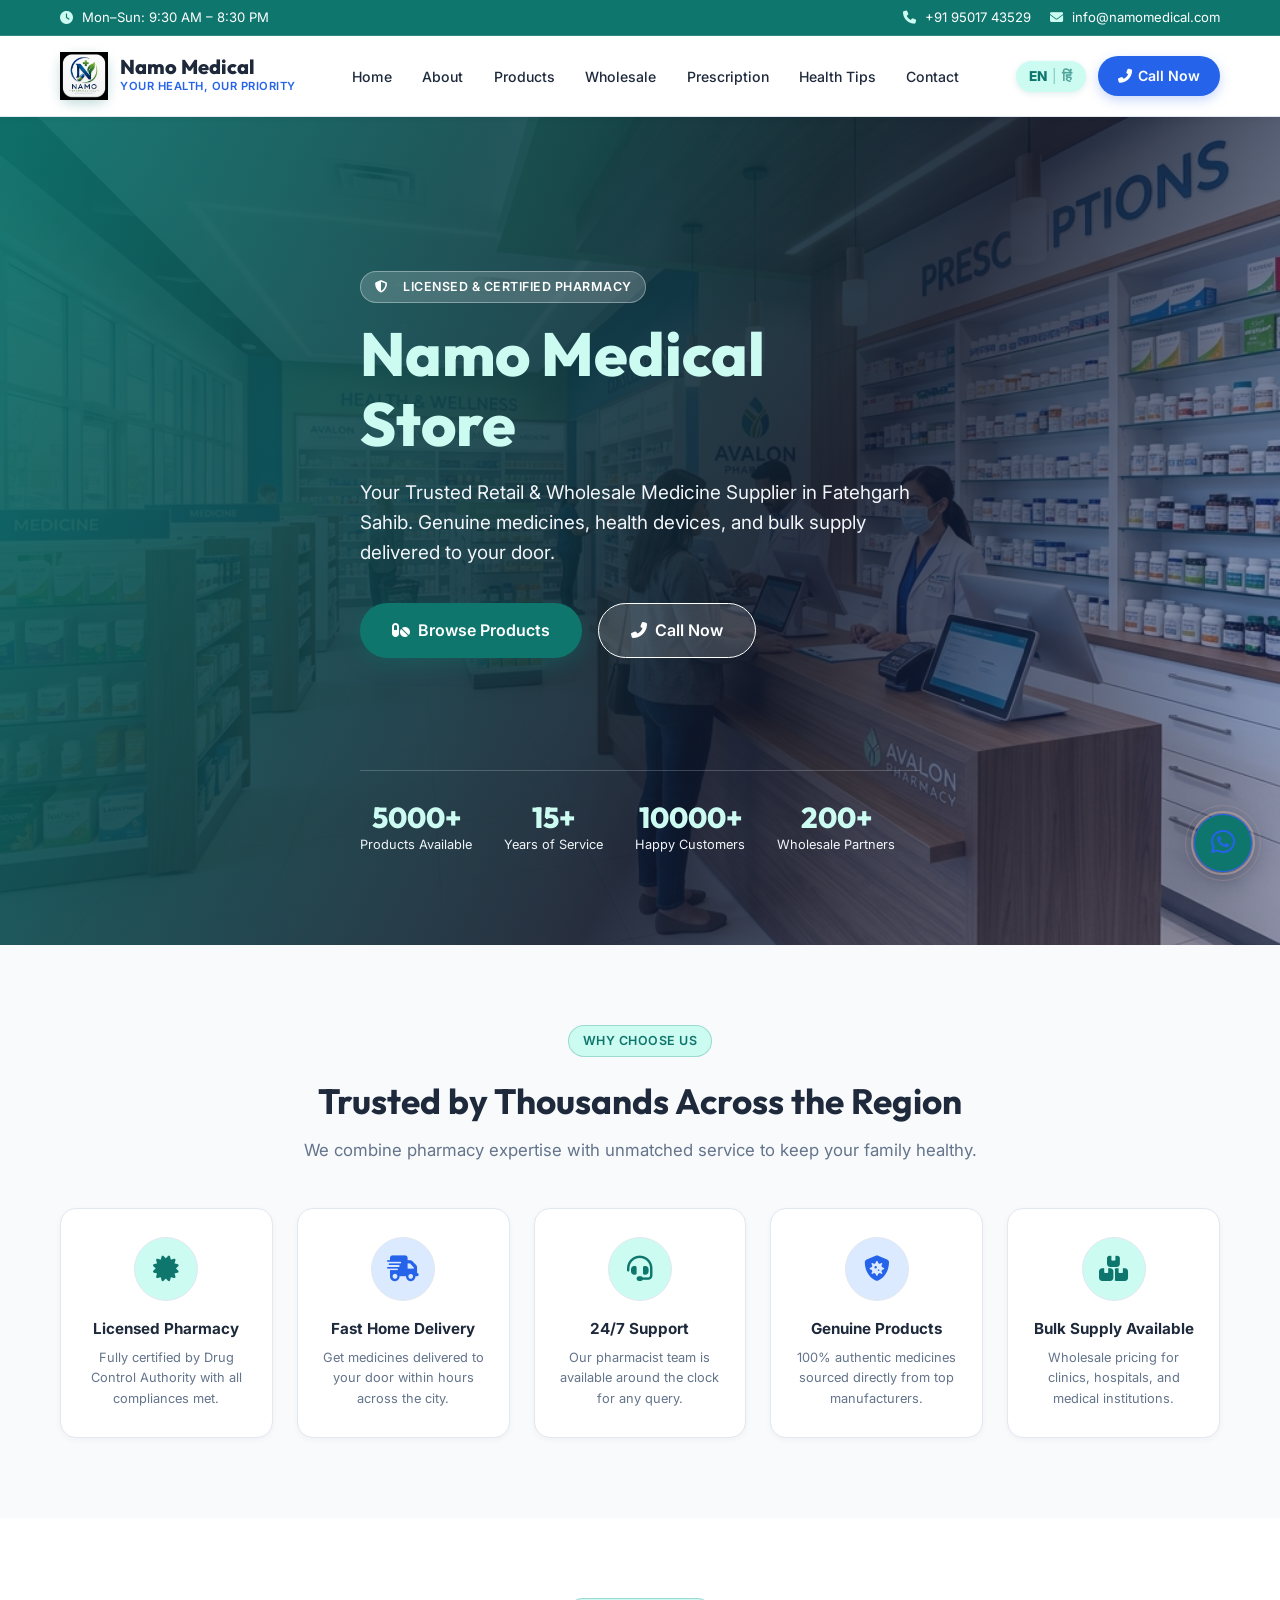
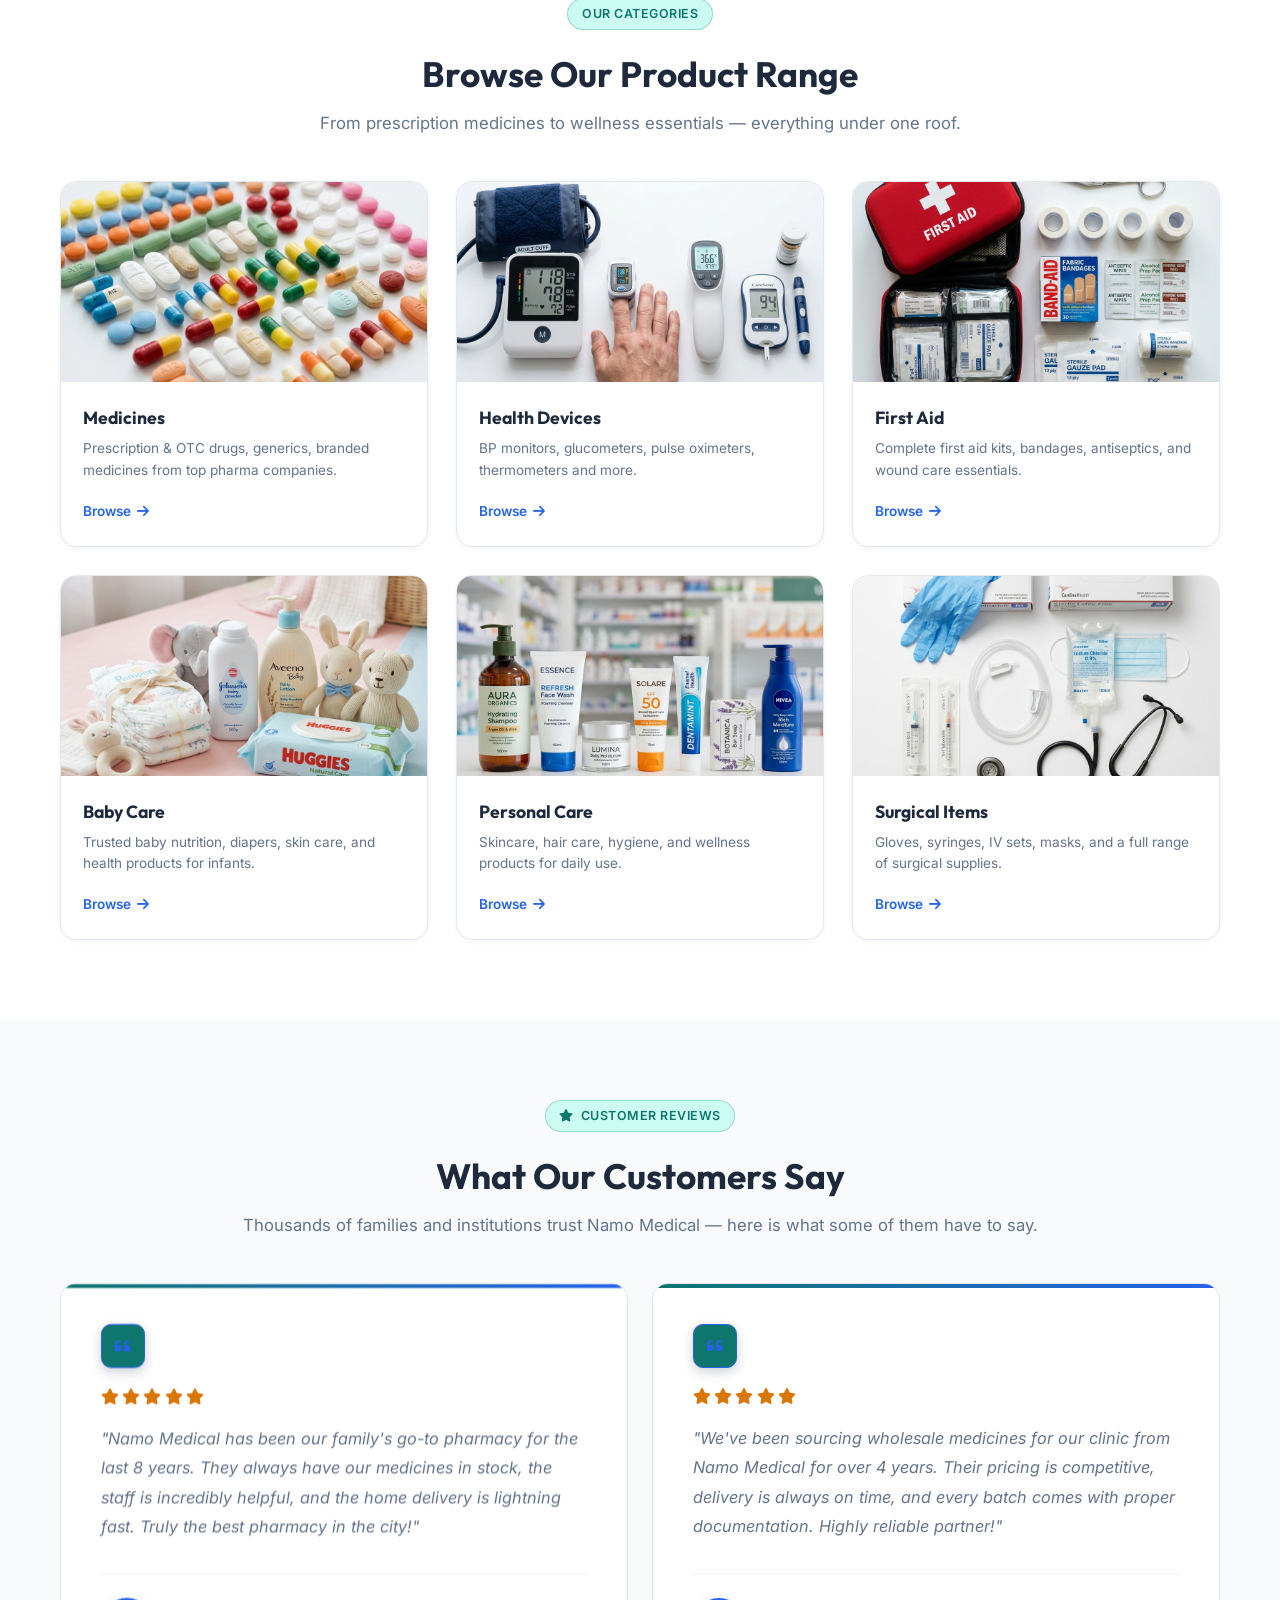
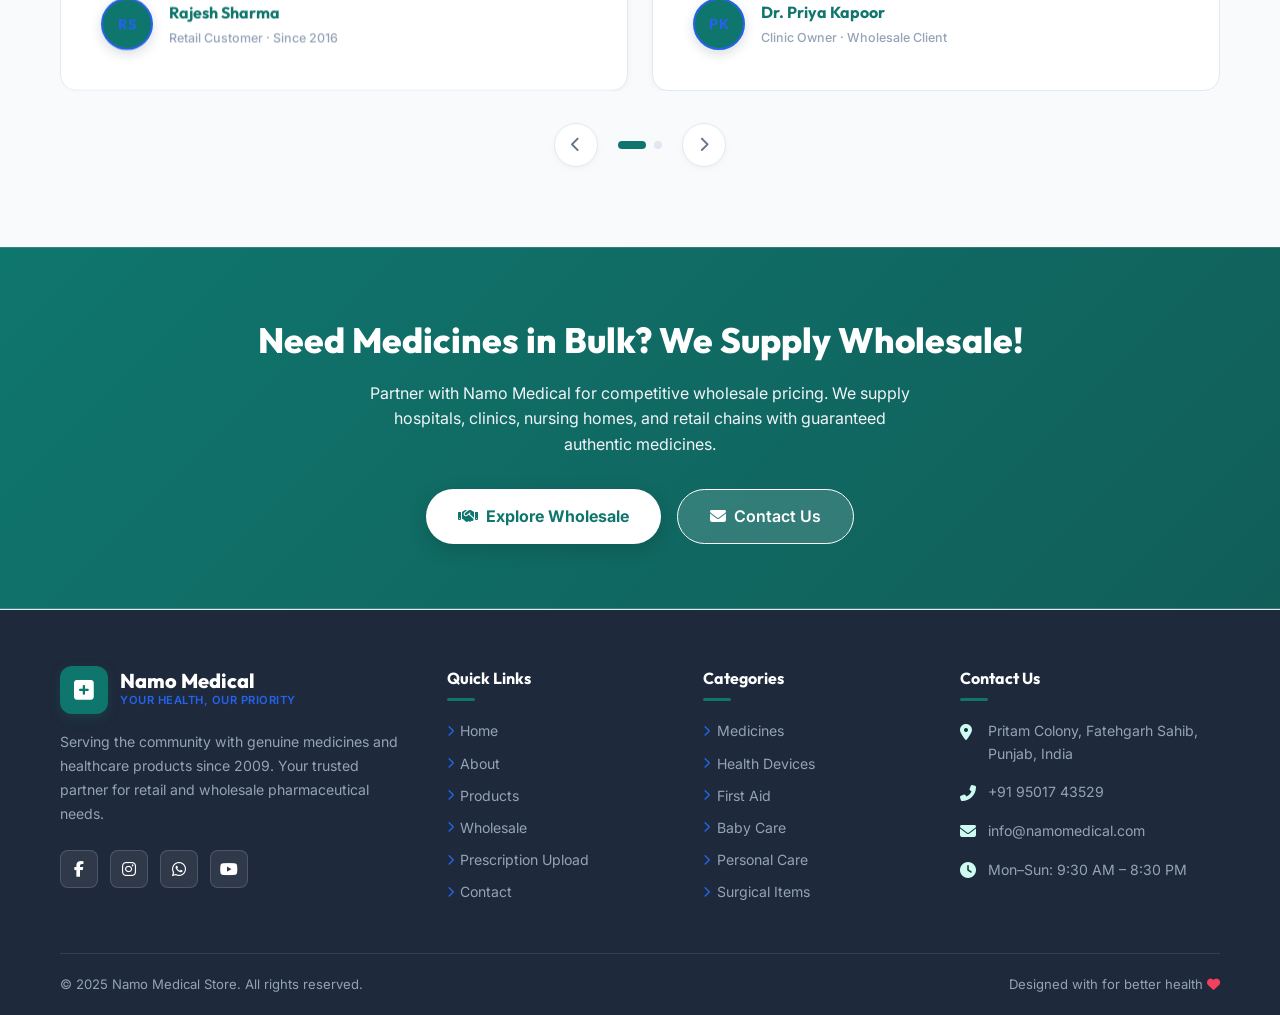
<file: index.html>
<!DOCTYPE html>
<html lang="en">

<head>
  <meta charset="UTF-8" />
  <meta name="viewport" content="width=device-width, initial-scale=1.0" />
  <title>Namo Pharmaceutical | Trusted Medical Store & Wholesale Medicine Supplier</title>
  <meta name="description"
    content="Namo Medical Store â€“ Your trusted retail pharmacy and wholesale medicine supplier. Licensed pharmacy offering genuine medicines, health devices, baby care, and more with fast home delivery." />
  <link rel="stylesheet" href="css/style.css" />
  <link rel="stylesheet" href="https://cdnjs.cloudflare.com/ajax/libs/font-awesome/6.5.0/css/all.min.css" />
  <link rel="stylesheet" href="css/animations.css" />
</head>

<body>

  <!-- ===== TOP BAR ===== -->
  <div class="top-bar">
    <div class="container">
      <div class="top-bar-left">
        <span><i class="fas fa-clock"></i> <span data-i18n="top_bar_timing">Mon–Sun: 9:30 AM – 8:30 PM</span></span>
      </div>
      <div class="top-bar-right">
        <a href="tel:+919501743529"><i class="fas fa-phone"></i> +91 95017 43529</a>
        <a href="mailto:info@namomedical.com"><i class="fas fa-envelope"></i> info@namomedical.com</a>
      </div>
    </div>
  </div>

  <!-- ===== HEADER ===== -->
  <header id="main-header">
    <div class="container">
      <nav>
        <!-- Logo -->
        <a href="index.html" class="logo">
          <div class="logo-icon"><img src="images/logo.png" alt="Namo Medical Logo" class="logo-img"></div>
          <div class="logo-text">
            <div class="name" data-i18n="logo_name">Namo Medical</div>
            <div class="tagline" data-i18n="logo_tagline">Your Health, Our Priority</div>
          </div>
        </a>

        <!-- Desktop Nav -->
        <ul class="nav-menu">
          <li><a href="index.html" class="active" data-i18n="nav_home">Home</a></li>
          <li><a href="about.html" data-i18n="nav_about">About</a></li>
          <li><a href="products.html" data-i18n="nav_products">Products</a></li>
          <li><a href="wholesale.html" data-i18n="nav_wholesale">Wholesale</a></li>
          <li><a href="prescription.html" data-i18n="nav_prescription">Prescription</a></li>
          <li><a href="health-tips.html" data-i18n="nav_health_tips">Health Tips</a></li>
          <li><a href="contact.html" data-i18n="nav_contact">Contact</a></li>
        </ul>

        <!-- Actions -->
        <div class="nav-actions">
          <button type="button" class="btn-lang is-en" aria-label="Switch Language">
            <span class="lang-en">EN</span><span class="lang-sep">|</span><span class="lang-hi">हिं</span>
          </button>
          <a href="tel:+919501743529" class="btn-call">
            <i class="fas fa-phone-alt"></i> <span data-i18n="nav_call_now">Call Now</span>
          </a>
          <button class="hamburger" id="hamburger" aria-label="Open menu">
            <span></span><span></span><span></span>
          </button>
        </div>
      </nav>
    </div>
  </header>

  <!-- ===== MOBILE NAV ===== -->
  <div class="mobile-nav" id="mobile-nav" role="dialog" aria-label="Mobile navigation">
    <button class="mobile-nav-close" id="mobile-close"><i class="fas fa-times"></i></button>
    <a href="index.html" class="active" data-i18n="nav_home">Home</a>
    <a href="about.html" data-i18n="nav_about">About</a>
    <a href="products.html" data-i18n="nav_products">Products</a>
    <a href="wholesale.html" data-i18n="nav_wholesale">Wholesale</a>
    <a href="prescription.html" data-i18n="nav_prescription_upload">Prescription Upload</a>
    <a href="health-tips.html" data-i18n="nav_health_tips">Health Tips</a>
    <a href="contact.html" data-i18n="nav_contact">Contact</a>
    <a href="tel:+919501743529" class="btn-call"><i class="fas fa-phone-alt"></i> <span data-i18n="nav_call_now">Call Now</span></a>
  </div>

  <!-- ===== HERO ===== -->
  <section class="hero" id="home">
    <div class="hero-bg"></div>
    <div class="hero-overlay"></div>
    <div class="container">
      <div class="hero-content">
        <span class="badge-pill"><i class="fas fa-shield-alt"></i> &nbsp;<span data-i18n="hero_badge">Licensed & Certified Pharmacy</span></span>
        <h1 class="hero-title">
          <span data-i18n="hero_title_1">Namo Medical</span><br />
          <span data-i18n="hero_title_2">Store</span>
        </h1>
        <p class="hero-subtitle" data-i18n="hero_subtitle">
          Your Trusted Retail &amp; Wholesale Medicine Supplier in Fatehgarh Sahib. Genuine medicines, health devices, and bulk supply delivered to your door.
        </p>
        <div class="hero-buttons">
          <a href="products.html" class="btn-primary"><i class="fas fa-pills"></i> <span data-i18n="btn_browse_products">Browse Products</span>
          </a>
          <a href="tel:+919501743529" class="btn-secondary">
            <i class="fas fa-phone-alt"></i> <span data-i18n="nav_call_now">Call Now</span>
          </a>
        </div>
      </div>

      <div class="hero-stats">
        <div class="stat-item">
          <div class="stat-number" data-count="5000" data-suffix="+">0+</div>
          <div class="stat-label" data-i18n="stat_products">Products Available</div>
        </div>
        <div class="stat-item">
          <div class="stat-number" data-count="15" data-suffix="+">0+</div>
          <div class="stat-label" data-i18n="stat_years">Years of Service</div>
        </div>
        <div class="stat-item">
          <div class="stat-number" data-count="10000" data-suffix="+">0+</div>
          <div class="stat-label" data-i18n="stat_customers">Happy Customers</div>
        </div>
        <div class="stat-item">
          <div class="stat-number" data-count="200" data-suffix="+">0+</div>
          <div class="stat-label" data-i18n="stat_partners">Wholesale Partners</div>
        </div>
      </div>
    </div>
  </section>

  <!-- ===== TRUST BADGES ===== -->
  <section class="trust-section" id="about">
    <div class="container">
      <span class="badge-pill" style="display:block;width:fit-content;margin:0 auto 1rem;" data-i18n="why_choose_badge">Why Choose Us</span>
      <h2 class="section-title" data-i18n="why_choose_title">Trusted by Thousands Across the Region</h2>
      <p class="section-subtitle" data-i18n="why_choose_subtitle">We combine pharmacy expertise with unmatched service to keep your family healthy.</p>
      <div class="trust-grid">

        <div class="trust-card reveal">
          <div class="trust-icon"><i class="fas fa-certificate"></i></div>
          <h3 data-i18n="trust_licensed_title">Licensed Pharmacy</h3>
          <p data-i18n="trust_licensed_desc">Fully certified by Drug Control Authority with all compliances met.</p>
        </div>

        <div class="trust-card reveal">
          <div class="trust-icon"><i class="fas fa-truck-fast"></i></div>
          <h3 data-i18n="trust_delivery_title">Fast Home Delivery</h3>
          <p data-i18n="trust_delivery_desc">Get medicines delivered to your door within hours across the city.</p>
        </div>

        <div class="trust-card reveal">
          <div class="trust-icon"><i class="fas fa-headset"></i></div>
          <h3 data-i18n="trust_support_title">24/7 Support</h3>
          <p data-i18n="trust_support_desc">Our pharmacist team is available around the clock for any query.</p>
        </div>

        <div class="trust-card reveal">
          <div class="trust-icon"><i class="fas fa-shield-virus"></i></div>
          <h3 data-i18n="trust_genuine_title">Genuine Products</h3>
          <p data-i18n="trust_genuine_desc">100% authentic medicines sourced directly from top manufacturers.</p>
        </div>

        <div class="trust-card reveal">
          <div class="trust-icon"><i class="fas fa-boxes-stacked"></i></div>
          <h3 data-i18n="trust_bulk_title">Bulk Supply Available</h3>
          <p data-i18n="trust_bulk_desc">Wholesale pricing for clinics, hospitals, and medical institutions.</p>
        </div>

      </div>
    </div>
  </section>

  <!-- ===== FEATURED CATEGORIES ===== -->
  <section class="categories-section" id="products">
    <div class="container">
      <span class="badge-pill" style="display:block;width:fit-content;margin:0 auto 1rem;" data-i18n="cat_badge">Our Categories</span>
      <h2 class="section-title" data-i18n="cat_title">Browse Our Product Range</h2>
      <p class="section-subtitle" data-i18n="cat_subtitle">From prescription medicines to wellness essentials — everything under one roof.</p>
      <div class="categories-grid">

        <a href="products.html" class="category-card reveal">
          <div class="category-img-wrap">
            <img src="images/medicines.png" alt="Medicines" class="category-img" loading="lazy" />
            <div class="category-overlay"></div>
          </div>
          <div class="category-body">
            <h3 data-i18n="cat_medicines">Medicines</h3>
            <p data-i18n="cat_medicines_desc">Prescription & OTC drugs, generics, branded medicines from top pharma companies.</p>
            <span class="category-link"><span data-i18n="btn_browse">Browse</span> <i class="fas fa-arrow-right"></i></span>
          </div>
        </a>

        <a href="products.html" class="category-card reveal">
          <div class="category-img-wrap">
            <img src="images/health_devices.png" alt="Health Devices" class="category-img" loading="lazy" />
            <div class="category-overlay"></div>
          </div>
          <div class="category-body">
            <h3 data-i18n="cat_devices">Health Devices</h3>
            <p data-i18n="cat_devices_desc">BP monitors, glucometers, pulse oximeters, thermometers and more.</p>
            <span class="category-link"><span data-i18n="btn_browse">Browse</span> <i class="fas fa-arrow-right"></i></span>
          </div>
        </a>

        <a href="products.html" class="category-card reveal">
          <div class="category-img-wrap">
            <img src="images/first_aid.png" alt="First Aid" class="category-img" loading="lazy" />
            <div class="category-overlay"></div>
          </div>
          <div class="category-body">
            <h3 data-i18n="cat_first_aid">First Aid</h3>
            <p data-i18n="cat_first_aid_desc">Complete first aid kits, bandages, antiseptics, and wound care essentials.</p>
            <span class="category-link"><span data-i18n="btn_browse">Browse</span> <i class="fas fa-arrow-right"></i></span>
          </div>
        </a>

        <a href="products.html" class="category-card reveal">
          <div class="category-img-wrap">
            <img src="images/baby_care.png" alt="Baby Care" class="category-img" loading="lazy" />
            <div class="category-overlay"></div>
          </div>
          <div class="category-body">
            <h3 data-i18n="cat_baby_care">Baby Care</h3>
            <p data-i18n="cat_baby_care_desc">Trusted baby nutrition, diapers, skin care, and health products for infants.</p>
            <span class="category-link"><span data-i18n="btn_browse">Browse</span> <i class="fas fa-arrow-right"></i></span>
          </div>
        </a>

        <a href="products.html" class="category-card reveal">
          <div class="category-img-wrap">
            <img src="images/personal_care.png" alt="Personal Care" class="category-img" loading="lazy" />
            <div class="category-overlay"></div>
          </div>
          <div class="category-body">
            <h3 data-i18n="cat_personal_care">Personal Care</h3>
            <p data-i18n="cat_personal_care_desc">Skincare, hair care, hygiene, and wellness products for daily use.</p>
            <span class="category-link"><span data-i18n="btn_browse">Browse</span> <i class="fas fa-arrow-right"></i></span>
          </div>
        </a>

        <a href="products.html" class="category-card reveal">
          <div class="category-img-wrap">
            <img src="images/surgical.png" alt="Surgical Items" class="category-img" loading="lazy" />
            <div class="category-overlay"></div>
          </div>
          <div class="category-body">
            <h3 data-i18n="cat_surgical">Surgical Items</h3>
            <p data-i18n="cat_surgical_desc">Gloves, syringes, IV sets, masks, and a full range of surgical supplies.</p>
            <span class="category-link"><span data-i18n="btn_browse">Browse</span> <i class="fas fa-arrow-right"></i></span>
          </div>
        </a>

      </div>
    </div>
  </section>


  <!-- ===== TESTIMONIALS ===== -->
  <section class="testimonials-section" id="testimonials">
    <div class="container">
      <span class="badge-pill" style="display:block;width:fit-content;margin:0 auto 1rem;"><i
          class="fas fa-star"></i>&nbsp; <span data-i18n="testi_badge">Customer Reviews</span></span>
      <h2 class="section-title" data-i18n="testi_title">What Our Customers Say</h2>
      <p class="section-subtitle" data-i18n="testi_subtitle">Thousands of families and institutions trust Namo Medical — here is what some of
        them have to say.</p>

      <div class="testi-carousel" id="testi-carousel" role="region" aria-label="Customer testimonials">
        <div class="testi-track" id="testi-track">

          <div class="testi-card" role="article">
            <div class="testi-quote-icon"><i class="fas fa-quote-left"></i></div>
            <div class="testi-stars" aria-label="5 out of 5 stars">
              <i class="fas fa-star"></i><i class="fas fa-star"></i><i class="fas fa-star"></i><i
                class="fas fa-star"></i><i class="fas fa-star"></i>
            </div>
            <p class="testi-text" data-i18n="testi_1_text">"Namo Medical has been our family's go-to pharmacy for the last 8 years. They always
              have our medicines in stock, the staff is incredibly helpful, and the home delivery is lightning fast.
              Truly the best pharmacy in the city!"</p>
            <div class="testi-author">
              <div class="testi-avatar" aria-hidden="true">RS</div>
              <div class="testi-author-info">
                <span class="testi-name">Rajesh Sharma</span>
                <span class="testi-role" data-i18n="testi_1_role">Retail Customer &middot; Since 2016</span>
              </div>
            </div>
          </div>

          <div class="testi-card" role="article">
            <div class="testi-quote-icon"><i class="fas fa-quote-left"></i></div>
            <div class="testi-stars" aria-label="5 out of 5 stars">
              <i class="fas fa-star"></i><i class="fas fa-star"></i><i class="fas fa-star"></i><i
                class="fas fa-star"></i><i class="fas fa-star"></i>
            </div>
            <p class="testi-text" data-i18n="testi_2_text">"We've been sourcing wholesale medicines for our clinic from Namo Medical for over 4
              years. Their pricing is competitive, delivery is always on time, and every batch comes with proper
              documentation. Highly reliable partner!"</p>
            <div class="testi-author">
              <div class="testi-avatar testi-avatar--green" aria-hidden="true">PK</div>
              <div class="testi-author-info">
                <span class="testi-name">Dr. Priya Kapoor</span>
                <span class="testi-role" data-i18n="testi_2_role">Clinic Owner &middot; Wholesale Client</span>
              </div>
            </div>
          </div>

          <div class="testi-card" role="article">
            <div class="testi-quote-icon"><i class="fas fa-quote-left"></i></div>
            <div class="testi-stars" aria-label="5 out of 5 stars">
              <i class="fas fa-star"></i><i class="fas fa-star"></i><i class="fas fa-star"></i><i
                class="fas fa-star"></i><i class="fas fa-star"></i>
            </div>
            <p class="testi-text" data-i18n="testi_3_text">"I uploaded my prescription on WhatsApp and the medicines were delivered within 2
              hours. The pharmacist even called to suggest a generic alternative that saved me money. That level of care
              is rare today!"</p>
            <div class="testi-author">
              <div class="testi-avatar testi-avatar--amber" aria-hidden="true">AM</div>
              <div class="testi-author-info">
                <span class="testi-name">Anita Mehta</span>
                <span class="testi-role" data-i18n="testi_3_role">Home Delivery Customer</span>
              </div>
            </div>
          </div>

          <div class="testi-card" role="article">
            <div class="testi-quote-icon"><i class="fas fa-quote-left"></i></div>
            <div class="testi-stars" aria-label="4 out of 5 stars">
              <i class="fas fa-star"></i><i class="fas fa-star"></i><i class="fas fa-star"></i><i
                class="fas fa-star"></i><i class="far fa-star"></i>
            </div>
            <p class="testi-text" data-i18n="testi_4_text">"Our nursing home requires a wide range of surgical supplies every month. Namo Medical
              fulfils our entire requirement with zero hassle — genuine products, proper invoicing, and always
              delivered before our deadline."</p>
            <div class="testi-author">
              <div class="testi-avatar testi-avatar--indigo" aria-hidden="true">VR</div>
              <div class="testi-author-info">
                <span class="testi-name">Vikram Rathore</span>
                <span class="testi-role" data-i18n="testi_4_role">Nursing Home Administrator</span>
              </div>
            </div>
          </div>

        </div>
      </div>

      <div class="testi-controls">
        <button class="testi-btn" id="testi-prev" aria-label="Previous review"><i
            class="fas fa-chevron-left"></i></button>
        <div class="testi-dots" id="testi-dots" role="tablist" aria-label="Review navigation"></div>
        <button class="testi-btn" id="testi-next" aria-label="Next review"><i class="fas fa-chevron-right"></i></button>
      </div>
    </div>
  </section>

  <!-- ===== CTA STRIP ===== -->
  <section class="cta-strip" id="wholesale">
    <div class="container">
      <h2 data-i18n="cta_strip_title">Need Medicines in Bulk? We Supply Wholesale!</h2>
      <p data-i18n="cta_strip_desc">Partner with Namo Medical for competitive wholesale pricing. We supply hospitals, clinics, nursing homes, and
        retail chains with guaranteed authentic medicines.</p>
      <div style="display:flex;gap:1rem;justify-content:center;flex-wrap:wrap;">
        <a href="wholesale.html" class="btn-primary"><i class="fas fa-handshake"></i> <span data-i18n="btn_explore_wholesale">Explore Wholesale</span></a>
        <a href="contact.html" class="btn-secondary" style="color:white;"><i class="fas fa-envelope"></i> <span data-i18n="btn_contact_us">Contact Us</span></a>
      </div>
    </div>
  </section>

  <!-- ===== FOOTER ===== -->
  <footer id="contact">
    <div class="container">
      <div class="footer-grid">

        <!-- Brand -->
        <div class="footer-brand">
          <a href="index.html" class="logo">
            <div class="logo-icon"><i class="fas fa-plus-square"></i></div>
            <div class="logo-text">
              <div class="name" data-i18n="logo_name">Namo Medical</div>
              <div class="tagline" data-i18n="logo_tagline">Your Health, Our Priority</div>
            </div>
          </a>
          <p class="footer-desc" data-i18n="footer_desc">Serving the community with genuine medicines and healthcare products since 2009. Your
            trusted partner for retail and wholesale pharmaceutical needs.</p>
          <div class="social-links">
            <a href="javascript:void(0)" aria-label="Facebook"><i class="fab fa-facebook-f"></i></a>
            <a href="javascript:void(0)" aria-label="Instagram"><i class="fab fa-instagram"></i></a>
            <a href="https://wa.me/919501743529" target="_blank" rel="noopener noreferrer" aria-label="WhatsApp"><i class="fab fa-whatsapp"></i></a>
            <a href="javascript:void(0)" aria-label="YouTube"><i class="fab fa-youtube"></i></a>
          </div>
        </div>

        <!-- Quick Links -->
        <div class="footer-col">
          <h4 data-i18n="footer_quick_links">Quick Links</h4>
          <ul class="footer-links">
            <li><a href="index.html"><i class="fas fa-chevron-right"></i> <span data-i18n="nav_home">Home</span></a></li>
            <li><a href="about.html"><i class="fas fa-chevron-right"></i> <span data-i18n="nav_about">About Us</span></a></li>
            <li><a href="products.html"><i class="fas fa-chevron-right"></i> <span data-i18n="nav_products">Products</span></a></li>
            <li><a href="wholesale.html"><i class="fas fa-chevron-right"></i> <span data-i18n="nav_wholesale">Wholesale</span></a></li>
            <li><a href="prescription.html"><i class="fas fa-chevron-right"></i> <span data-i18n="nav_prescription_upload">Prescription Upload</span></a></li>
            <li><a href="contact.html"><i class="fas fa-chevron-right"></i> <span data-i18n="nav_contact">Contact Us</span></a></li>
          </ul>
        </div>

        <!-- Categories -->
        <div class="footer-col">
          <h4 data-i18n="footer_categories">Categories</h4>
          <ul class="footer-links">
            <li><a href="products.html"><i class="fas fa-chevron-right"></i> <span data-i18n="cat_medicines">Medicines</span></a></li>
            <li><a href="products.html"><i class="fas fa-chevron-right"></i> <span data-i18n="cat_devices">Health Devices</span></a></li>
            <li><a href="products.html"><i class="fas fa-chevron-right"></i> <span data-i18n="cat_first_aid">First Aid</span></a></li>
            <li><a href="products.html"><i class="fas fa-chevron-right"></i> <span data-i18n="cat_baby_care">Baby Care</span></a></li>
            <li><a href="products.html"><i class="fas fa-chevron-right"></i> <span data-i18n="cat_personal_care">Personal Care</span></a></li>
            <li><a href="products.html"><i class="fas fa-chevron-right"></i> <span data-i18n="cat_surgical">Surgical Items</span></a></li>
          </ul>
        </div>

        <!-- Contact -->
        <div class="footer-col">
          <h4 data-i18n="footer_contact">Contact Us</h4>
          <div class="contact-item">
            <i class="fas fa-map-marker-alt"></i>
            <span data-i18n="info_address_val">Pritam Colony,<br />Fatehgarh Sahib, Punjab,<br />India</span>
          </div>
          <div class="contact-item">
            <i class="fas fa-phone-alt"></i>
            <span><a href="tel:+919501743529" style="color:#94a3b8;">+91 95017 43529</a></span>
          </div>
          <div class="contact-item">
            <i class="fas fa-envelope"></i>
            <span><a href="mailto:info@namomedical.com" style="color:#94a3b8;">info@namomedical.com</a></span>
          </div>
          <div class="contact-item">
            <i class="fas fa-clock"></i>
            <span data-i18n="top_bar_timing">Mon–Sun: 9:30 AM – 8:30 PM</span>
          </div>
        </div>

      </div><!-- /footer-grid -->

      <div class="footer-bottom">
        <span data-i18n="footer_rights">&copy; 2025 Namo Medical Store. All rights reserved.</span>
        <span><span data-i18n="footer_designed">Designed for better health</span> <i class="fas fa-heart" style="color:#f43f5e;"></i></span>
      </div>
    </div>
  </footer>

  <script src="js/translations.js"></script>
  <script src="js/main.js"></script>
  <script src="js/animations.js"></script>
  <script src="js/testimonials.js"></script>
</body>

</html>
</file>
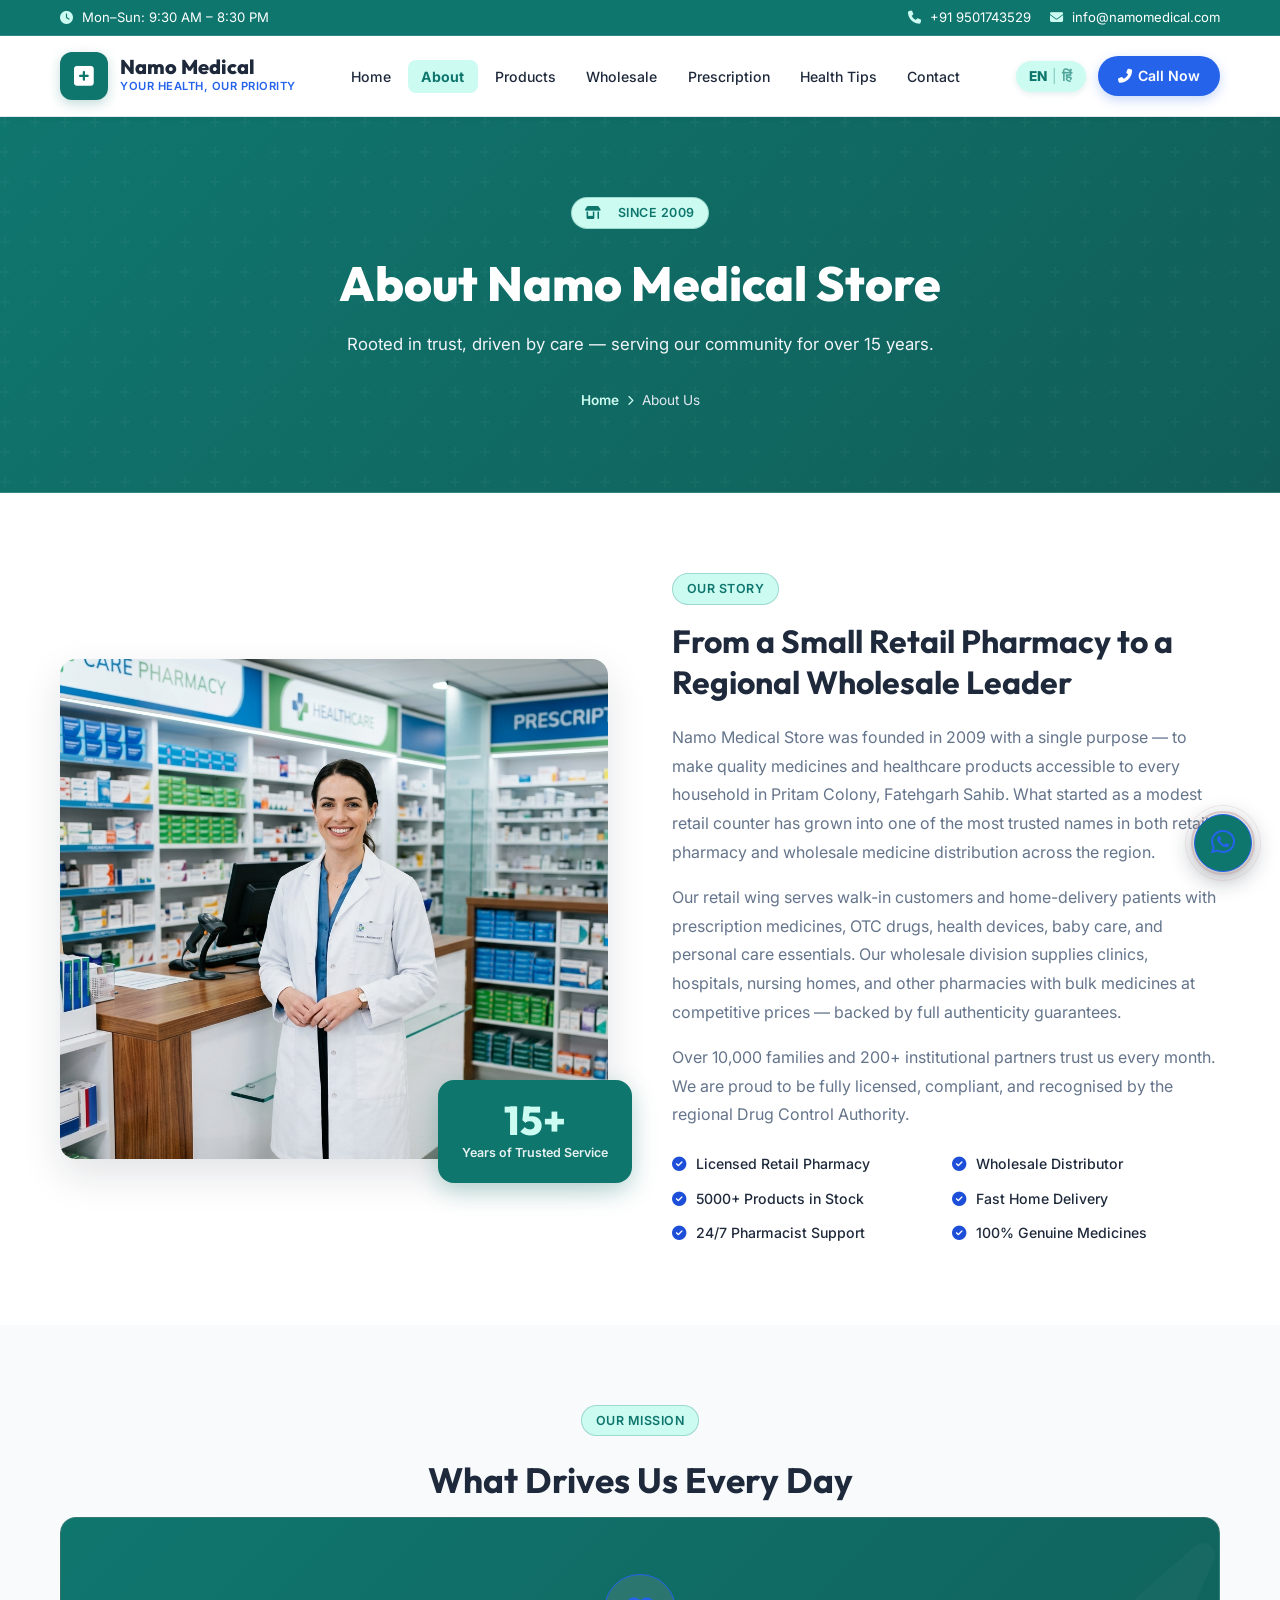
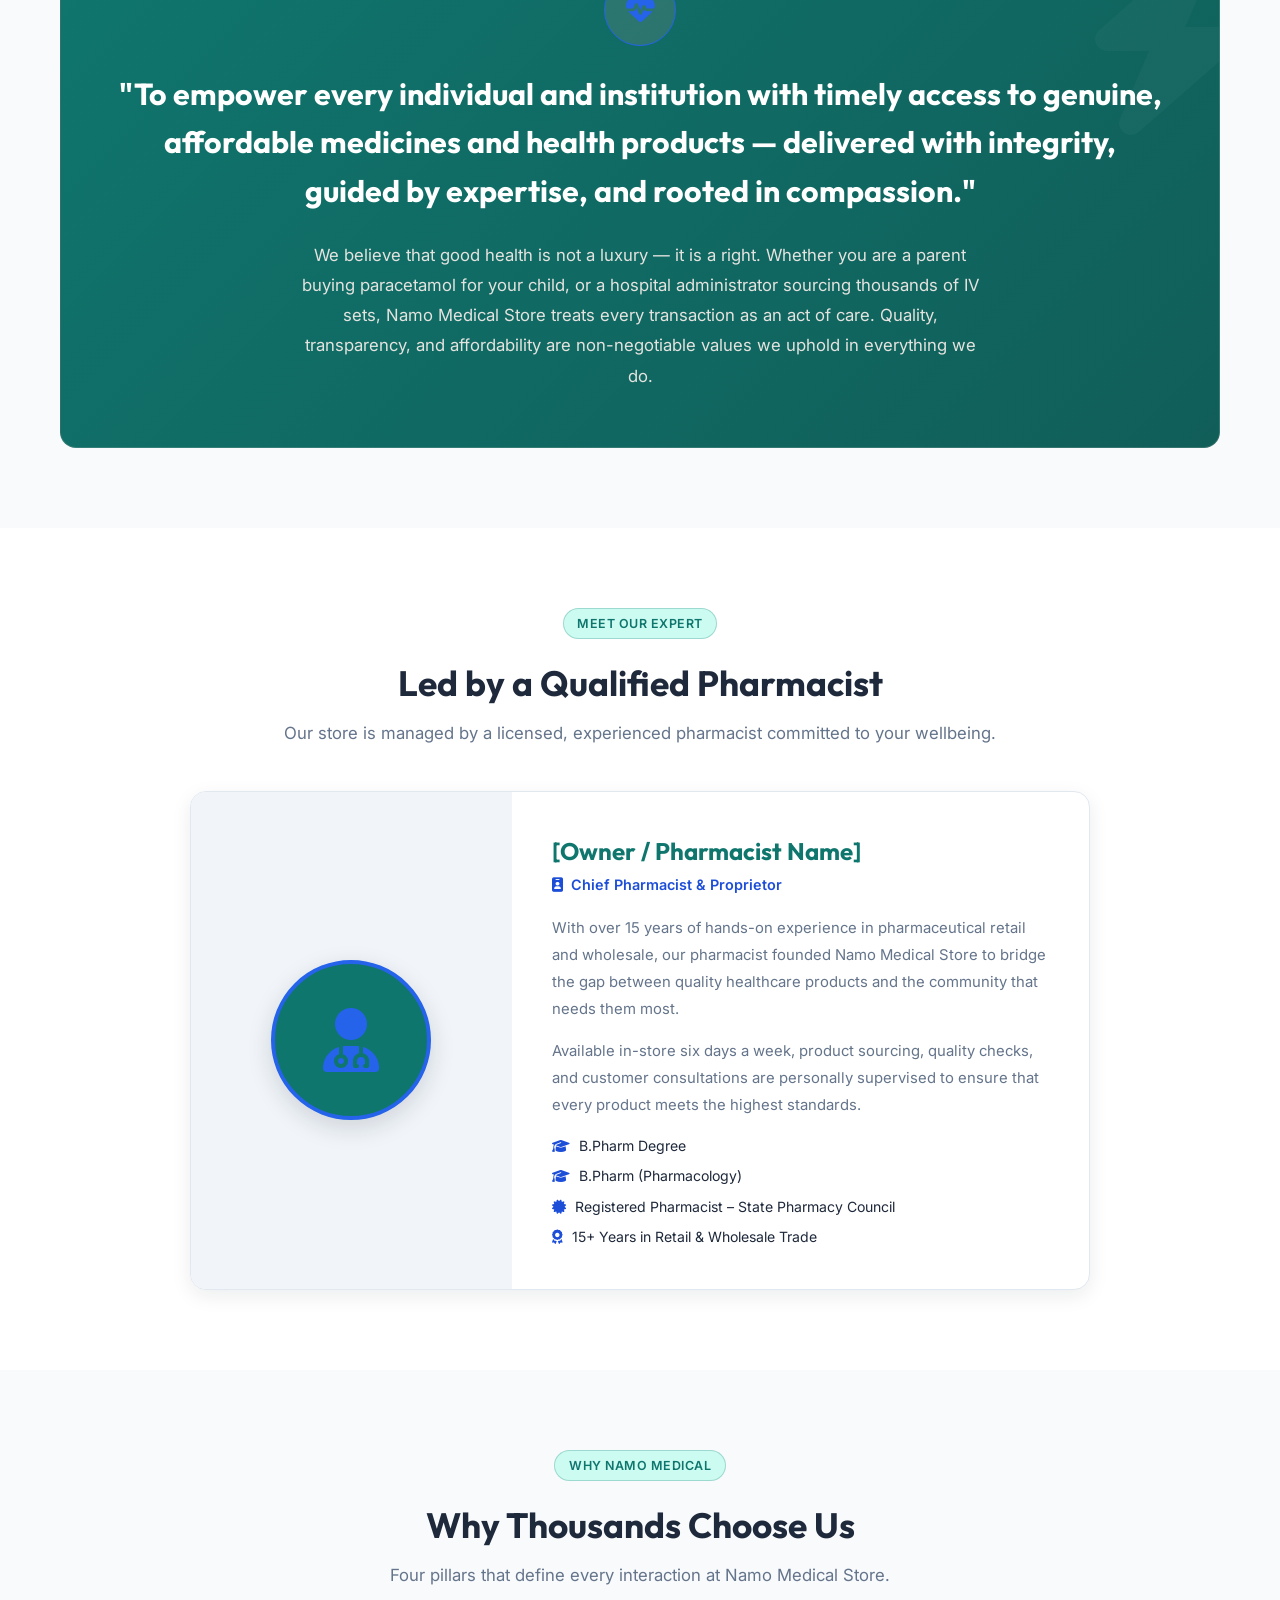
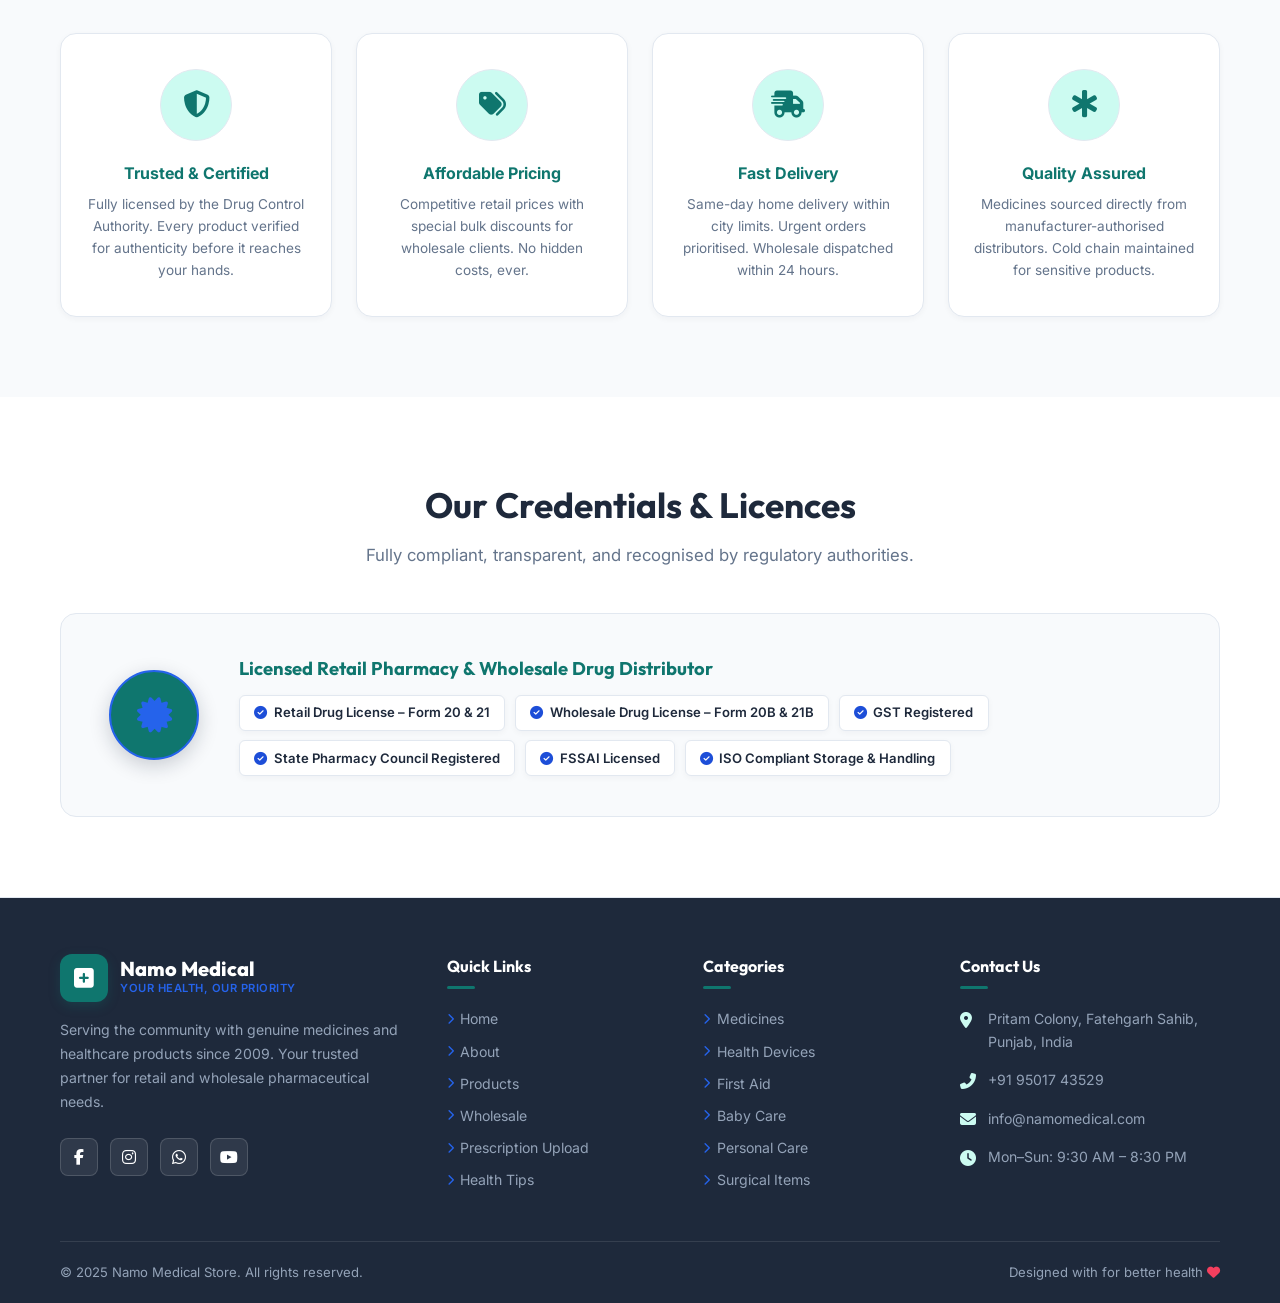
<file: about.html>
<!DOCTYPE html>
<html lang="en">
<head>
  <meta charset="UTF-8" />
  <meta name="viewport" content="width=device-width, initial-scale=1.0" />
  <title>About Us – Namo Medical Store | Retail & Wholesale Pharmacy</title>
  <meta name="Namo medical store" content="Learn about Namo Medical Store – our 15+ year journey as a licensed retail pharmacy and wholesale medicine supplier, our expert pharmacist team, and our mission to serve your health." />
  <link rel="stylesheet" href="css/style.css" />
  <link rel="stylesheet" href="https://cdnjs.cloudflare.com/ajax/libs/font-awesome/6.5.0/css/all.min.css" />
  <link rel="stylesheet" href="css/animations.css" />
</head>
<body>

  <!-- ===== TOP BAR ===== -->
  <div class="top-bar">
    <div class="container">
      <div class="top-bar-left">
        <span><i class="fas fa-clock"></i> <span data-i18n="top_bar_timing">Mon–Sun: 9:30 AM – 8:30 PM</span></span>
      </div>
      <div class="top-bar-right">
        <a href="tel:+919501743529"><i class="fas fa-phone"></i> +91 9501743529</a>
        <a href="mailto:info@namomedical.com"><i class="fas fa-envelope"></i> info@namomedical.com</a>
      </div>
    </div>
  </div>

  <!-- ===== HEADER ===== -->
  <header id="main-header">
    <div class="container">
      <nav>
        <a href="index.html" class="logo">
          <div class="logo-icon"><i class="fas fa-plus-square"></i></div>
          <div class="logo-text">
            <div class="name" data-i18n="logo_name">Namo Medical</div>
            <div class="tagline" data-i18n="logo_tagline">Your Health, Our Priority</div>
          </div>
        </a>

        <ul class="nav-menu">
          <li><a href="index.html" data-i18n="nav_home">Home</a></li>
          <li><a href="about.html" class="active" data-i18n="nav_about">About</a></li>
          <li><a href="products.html" data-i18n="nav_products">Products</a></li>
          <li><a href="wholesale.html" data-i18n="nav_wholesale">Wholesale</a></li>
          <li><a href="prescription.html" data-i18n="nav_prescription">Prescription</a></li>
          <li><a href="health-tips.html" data-i18n="nav_health_tips">Health Tips</a></li>
          <li><a href="contact.html" data-i18n="nav_contact">Contact</a></li>
        </ul>

        <div class="nav-actions">
          <button type="button" class="btn-lang is-en" aria-label="Switch Language">
            <span class="lang-en">EN</span><span class="lang-sep">|</span><span class="lang-hi">हिं</span>
          </button>
          <a href="tel:+919501743529" class="btn-call">
            <i class="fas fa-phone-alt"></i> <span data-i18n="nav_call_now">Call Now</span>
          </a>
          <button class="hamburger" id="hamburger" aria-label="Open menu">
            <span></span><span></span><span></span>
          </button>
        </div>
      </nav>
    </div>
  </header>

  <!-- ===== MOBILE NAV ===== -->
  <div class="mobile-nav" id="mobile-nav" role="dialog" aria-label="Mobile navigation">
    <button class="mobile-nav-close" id="mobile-close"><i class="fas fa-times"></i></button>
    <a href="index.html" data-i18n="nav_home">Home</a>
    <a href="about.html" class="active" data-i18n="nav_about">About</a>
    <a href="products.html" data-i18n="nav_products">Products</a>
    <a href="wholesale.html" data-i18n="nav_wholesale">Wholesale</a>
    <a href="prescription.html" data-i18n="nav_prescription_upload">Prescription Upload</a>
    <a href="health-tips.html" data-i18n="nav_health_tips">Health Tips</a>
    <a href="contact.html" data-i18n="nav_contact">Contact</a>
    <a href="tel:+919501743529" class="btn-call"><i class="fas fa-phone-alt"></i> <span data-i18n="nav_call_now">Call Now</span></a>
  </div>

  <!-- ===== PAGE HERO ===== -->
  <section class="page-hero">
    <div class="container">
      <div class="page-hero-content">
        <span class="badge-pill"><i class="fas fa-store-alt"></i> &nbsp;<span data-i18n="about_hero_badge">Since 2009</span></span>
        <h1 data-i18n="about_hero_title">About Namo Medical Store</h1>
        <p data-i18n="about_hero_desc">Rooted in trust, driven by care — serving our community for over 15 years.</p>
        <nav class="breadcrumb" aria-label="Breadcrumb">
          <a href="index.html" data-i18n="breadcrumb_home">Home</a>
          <i class="fas fa-chevron-right"></i>
          <span data-i18n="breadcrumb_about">About Us</span>
        </nav>
      </div>
    </div>
  </section>

  <!-- ===== STORY SECTION ===== -->
  <section class="story-section">
    <div class="container">
      <div class="story-grid">

        <!-- Image side -->
        <div class="story-img-wrap reveal">
          <img
            src="images/about_store.png"
            alt="Namo Medical Store pharmacist"
            class="story-img"
            loading="lazy"
          />
          <div class="story-badge">
            <div class="years">15+</div>
            <div class="years-label" data-i18n="story_years_badge">Years of Trusted Service</div>
          </div>
        </div>

        <!-- Text side -->
        <div class="story-content reveal">
          <span class="badge-pill" data-i18n="story_badge">Our Story</span>
          <h2 data-i18n="story_title">From a Small Retail Pharmacy to a Regional Wholesale Leader</h2>
          <p data-i18n="story_p1">
            Namo Medical Store was founded in 2009 with a single purpose — to make quality medicines
            and healthcare products accessible to every household in Pritam Colony, Fatehgarh Sahib. What started as a modest
            retail counter has grown into one of the most trusted names in both retail pharmacy and
            wholesale medicine distribution across the region.
          </p>
          <p data-i18n="story_p2">
            Our retail wing serves walk-in customers and home-delivery patients with prescription
            medicines, OTC drugs, health devices, baby care, and personal care essentials. Our
            wholesale division supplies clinics, hospitals, nursing homes, and other pharmacies with
            bulk medicines at competitive prices — backed by full authenticity guarantees.
          </p>
          <p data-i18n="story_p3">
            Over 10,000 families and 200+ institutional partners trust us every month. We are proud
            to be fully licensed, compliant, and recognised by the regional Drug Control Authority.
          </p>
          <div class="story-highlights">
            <div class="story-highlight-item"><i class="fas fa-check-circle"></i> <span data-i18n="story_h1">Licensed Retail Pharmacy</span></div>
            <div class="story-highlight-item"><i class="fas fa-check-circle"></i> <span data-i18n="story_h2">Wholesale Distributor</span></div>
            <div class="story-highlight-item"><i class="fas fa-check-circle"></i> <span data-i18n="story_h3">5000+ Products in Stock</span></div>
            <div class="story-highlight-item"><i class="fas fa-check-circle"></i> <span data-i18n="story_h4">Fast Home Delivery</span></div>
            <div class="story-highlight-item"><i class="fas fa-check-circle"></i> <span data-i18n="story_h5">24/7 Pharmacist Support</span></div>
            <div class="story-highlight-item"><i class="fas fa-check-circle"></i> <span data-i18n="story_h6">100% Genuine Medicines</span></div>
          </div>
        </div>

      </div>
    </div>
  </section>

  <!-- ===== MISSION STATEMENT ===== -->
  <section class="mission-section">
    <div class="container">
      <span class="badge-pill" style="display:block;width:fit-content;margin:0 auto 1rem;" data-i18n="mission_badge">Our Mission</span>
      <h2 class="section-title" style="margin-bottom:2.5rem;" data-i18n="mission_title">What Drives Us Every Day</h2>
      <div class="mission-card reveal">
        <div class="mission-icon"><i class="fas fa-heartbeat"></i></div>
        <h2 data-i18n="mission_quote">"To empower every individual and institution with timely access to genuine,
            affordable medicines and health products — delivered with integrity,
            guided by expertise, and rooted in compassion."</h2>
        <p style="margin-top:1.5rem;" data-i18n="mission_desc">
          We believe that good health is not a luxury — it is a right. Whether you are a parent buying
          paracetamol for your child, or a hospital administrator sourcing thousands of IV sets, Namo
          Medical Store treats every transaction as an act of care. Quality, transparency, and
          affordability are non-negotiable values we uphold in everything we do.
        </p>
      </div>
    </div>
  </section>

  <!-- ===== PHARMACIST / OWNER SECTION ===== -->
  <section class="team-section">
    <div class="container">
      <span class="badge-pill" style="display:block;width:fit-content;margin:0 auto 1rem;" data-i18n="team_badge">Meet Our Expert</span>
      <h2 class="section-title" style="margin-bottom:.75rem;" data-i18n="team_title">Led by a Qualified Pharmacist</h2>
      <p class="section-subtitle" data-i18n="team_subtitle">Our store is managed by a licensed, experienced pharmacist committed to your wellbeing.</p>

      <div class="team-card reveal">
        <!-- Avatar column -->
        <div class="team-img-col">
          <div class="team-avatar-placeholder">
            <i class="fas fa-user-md"></i>
          </div>
        </div>

        <!-- Info column -->
        <div class="team-info">
          <h3>[Owner / Pharmacist Name]</h3>
          <div class="team-role">
            <i class="fas fa-id-badge"></i>&nbsp; <span data-i18n="team_role">Chief Pharmacist &amp; Proprietor</span>
          </div>
          <p data-i18n="team_desc_1">
            With over 15 years of hands-on experience in pharmaceutical retail and wholesale,
            our pharmacist founded Namo Medical Store to bridge the gap between quality healthcare
            products and the community that needs them most.
          </p>
          <p data-i18n="team_desc_2">
            Available in-store six days a week, product sourcing, quality checks, and customer consultations are personally supervised to ensure that every product meets the highest standards.
          </p>
          <div class="qual-list">
            <div class="qual-item">
              <i class="fas fa-graduation-cap"></i>
              <span data-i18n="qual_1">B.Pharm Degree</span>
            </div>
            <div class="qual-item">
              <i class="fas fa-graduation-cap"></i>
              <span data-i18n="qual_2">B.Pharm (Pharmacology)</span>
            </div>
            <div class="qual-item">
              <i class="fas fa-certificate"></i>
              <span data-i18n="qual_3">Registered Pharmacist – State Pharmacy Council</span>
            </div>
            <div class="qual-item">
              <i class="fas fa-award"></i>
              <span data-i18n="qual_4">15+ Years in Retail &amp; Wholesale Pharmaceutical Trade</span>
            </div>
          </div>
        </div>
      </div>
    </div>
  </section>

  <!-- ===== WHY CHOOSE US ===== -->
  <section class="why-section">
    <div class="container">
      <span class="badge-pill" style="display:block;width:fit-content;margin:0 auto 1rem;" data-i18n="why_namo_badge">Why Namo Medical</span>
      <h2 class="section-title" data-i18n="why_namo_title">Why Thousands Choose Us</h2>
      <p class="section-subtitle" data-i18n="why_namo_subtitle">Four pillars that define every interaction at Namo Medical Store.</p>
      <div class="why-grid">

        <div class="why-card reveal">
          <div class="why-icon-wrap"><i class="fas fa-shield-halved"></i></div>
          <h3 data-i18n="why_card_1_title">Trusted & Certified</h3>
          <p data-i18n="why_card_1_desc">Fully licensed by the Drug Control Authority. Every product verified for authenticity before it reaches your hands.</p>
        </div>

        <div class="why-card reveal">
          <div class="why-icon-wrap"><i class="fas fa-tags"></i></div>
          <h3 data-i18n="why_card_2_title">Affordable Pricing</h3>
          <p data-i18n="why_card_2_desc">Competitive retail prices with special bulk discounts for wholesale clients. No hidden costs, ever.</p>
        </div>

        <div class="why-card reveal">
          <div class="why-icon-wrap"><i class="fas fa-truck-fast"></i></div>
          <h3 data-i18n="why_card_3_title">Fast Delivery</h3>
          <p data-i18n="why_card_3_desc">Same-day home delivery within city limits. Urgent orders prioritised. Wholesale dispatched within 24 hours.</p>
        </div>

        <div class="why-card reveal">
          <div class="why-icon-wrap"><i class="fas fa-star-of-life"></i></div>
          <h3 data-i18n="why_card_4_title">Quality Assured</h3>
          <p data-i18n="why_card_4_desc">Medicines sourced directly from manufacturer-authorised distributors. Cold chain maintained for sensitive products.</p>
        </div>

      </div>
    </div>
  </section>

  <!-- ===== LICENSE / CREDIBILITY ===== -->
  <section class="license-section">
    <div class="container">
      <h2 class="section-title" style="margin-bottom:.75rem;" data-i18n="license_title">Our Credentials &amp; Licences</h2>
      <p class="section-subtitle" data-i18n="license_subtitle">Fully compliant, transparent, and recognised by regulatory authorities.</p>
      <div class="license-inner reveal">
        <div class="license-seal">
          <i class="fas fa-certificate"></i>
        </div>
        <div class="license-details">
          <h3 data-i18n="license_main_tag">Licensed Retail Pharmacy &amp; Wholesale Drug Distributor</h3>
          <div class="license-items">
            <div class="license-tag"><i class="fas fa-check-circle"></i> <span data-i18n="lic_1">Retail Drug License – Form 20 &amp; 21</span></div>
            <div class="license-tag"><i class="fas fa-check-circle"></i> <span data-i18n="lic_2">Wholesale Drug License – Form 20B &amp; 21B</span></div>
            <div class="license-tag"><i class="fas fa-check-circle"></i> <span data-i18n="lic_3">GST Registered</span></div>
            <div class="license-tag"><i class="fas fa-check-circle"></i> <span data-i18n="lic_4">State Pharmacy Council Registered</span></div>
            <div class="license-tag"><i class="fas fa-check-circle"></i> <span data-i18n="lic_5">FSSAI Licensed</span></div>
            <div class="license-tag"><i class="fas fa-check-circle"></i> <span data-i18n="lic_6">ISO Compliant Storage &amp; Handling</span></div>
          </div>
        </div>
      </div>
    </div>
  </section>

  <!-- ===== FOOTER ===== -->
  <footer>
    <div class="container">
      <div class="footer-grid">

        <div class="footer-brand">
          <a href="index.html" class="logo">
            <div class="logo-icon"><i class="fas fa-plus-square"></i></div>
            <div class="logo-text">
              <div class="name" data-i18n="logo_name">Namo Medical</div>
              <div class="tagline" data-i18n="logo_tagline">Your Health, Our Priority</div>
            </div>
          </a>
          <p class="footer-desc" data-i18n="footer_desc">Serving the community with genuine medicines and healthcare products since 2009. Your trusted partner for retail and wholesale pharmaceutical needs.</p>
          <div class="social-links">
            <a href="javascript:void(0)" aria-label="Facebook"><i class="fab fa-facebook-f"></i></a>
            <a href="javascript:void(0)" aria-label="Instagram"><i class="fab fa-instagram"></i></a>
            <a href="https://wa.me/919501743529" target="_blank" rel="noopener noreferrer" aria-label="WhatsApp"><i class="fab fa-whatsapp"></i></a>
            <a href="javascript:void(0)" aria-label="YouTube"><i class="fab fa-youtube"></i></a>
          </div>
        </div>

        <div class="footer-col">
          <h4 data-i18n="footer_quick_links">Quick Links</h4>
          <ul class="footer-links">
            <li><a href="index.html"><i class="fas fa-chevron-right"></i> <span data-i18n="nav_home">Home</span></a></li>
            <li><a href="about.html"><i class="fas fa-chevron-right"></i> <span data-i18n="nav_about">About Us</span></a></li>
            <li><a href="products.html"><i class="fas fa-chevron-right"></i> <span data-i18n="nav_products">Products</span></a></li>
            <li><a href="wholesale.html"><i class="fas fa-chevron-right"></i> <span data-i18n="nav_wholesale">Wholesale</span></a></li>
            <li><a href="prescription.html"><i class="fas fa-chevron-right"></i> <span data-i18n="nav_prescription_upload">Prescription Upload</span></a></li>
            <li><a href="health-tips.html"><i class="fas fa-chevron-right"></i> <span data-i18n="nav_health_tips">Health Tips</span></a></li>
          </ul>
        </div>

        <div class="footer-col">
          <h4 data-i18n="footer_categories">Categories</h4>
          <ul class="footer-links">
            <li><a href="products.html"><i class="fas fa-chevron-right"></i> <span data-i18n="cat_medicines">Medicines</span></a></li>
            <li><a href="products.html"><i class="fas fa-chevron-right"></i> <span data-i18n="cat_devices">Health Devices</span></a></li>
            <li><a href="products.html"><i class="fas fa-chevron-right"></i> <span data-i18n="cat_first_aid">First Aid</span></a></li>
            <li><a href="products.html"><i class="fas fa-chevron-right"></i> <span data-i18n="cat_baby_care">Baby Care</span></a></li>
            <li><a href="products.html"><i class="fas fa-chevron-right"></i> <span data-i18n="cat_personal_care">Personal Care</span></a></li>
            <li><a href="products.html"><i class="fas fa-chevron-right"></i> <span data-i18n="cat_surgical">Surgical Items</span></a></li>
          </ul>
        </div>

        <div class="footer-col">
          <h4 data-i18n="footer_contact">Contact Us</h4>
          <div class="contact-item">
            <i class="fas fa-map-marker-alt"></i>
            <span data-i18n="info_address_val">Pritam Colony,<br />Fatehgarh Sahib, Punjab,<br />India</span>
          </div>
          <div class="contact-item">
            <i class="fas fa-phone-alt"></i>
            <span><a href="tel:+919501743529" style="color:#94a3b8;">+91 95017 43529</a></span>
          </div>
          <div class="contact-item">
            <i class="fas fa-envelope"></i>
            <span><a href="mailto:info@namomedical.com" style="color:#94a3b8;">info@namomedical.com</a></span>
          </div>
          <div class="contact-item">
            <i class="fas fa-clock"></i>
            <span data-i18n="top_bar_timing">Mon–Sun: 9:30 AM – 8:30 PM</span>
          </div>
        </div>

      </div>

      <div class="footer-bottom">
        <span data-i18n="footer_rights">&copy; 2025 Namo Medical Store. All rights reserved.</span>
        <span><span data-i18n="footer_designed">Designed for better health</span> <i class="fas fa-heart" style="color:#f43f5e;"></i></span>
      </div>
    </div>
  </footer>

  <script src="js/translations.js"></script>
  <script src="js/main.js"></script>
  <script src="js/animations.js"></script>
</body>
</html>
</html>
</file>
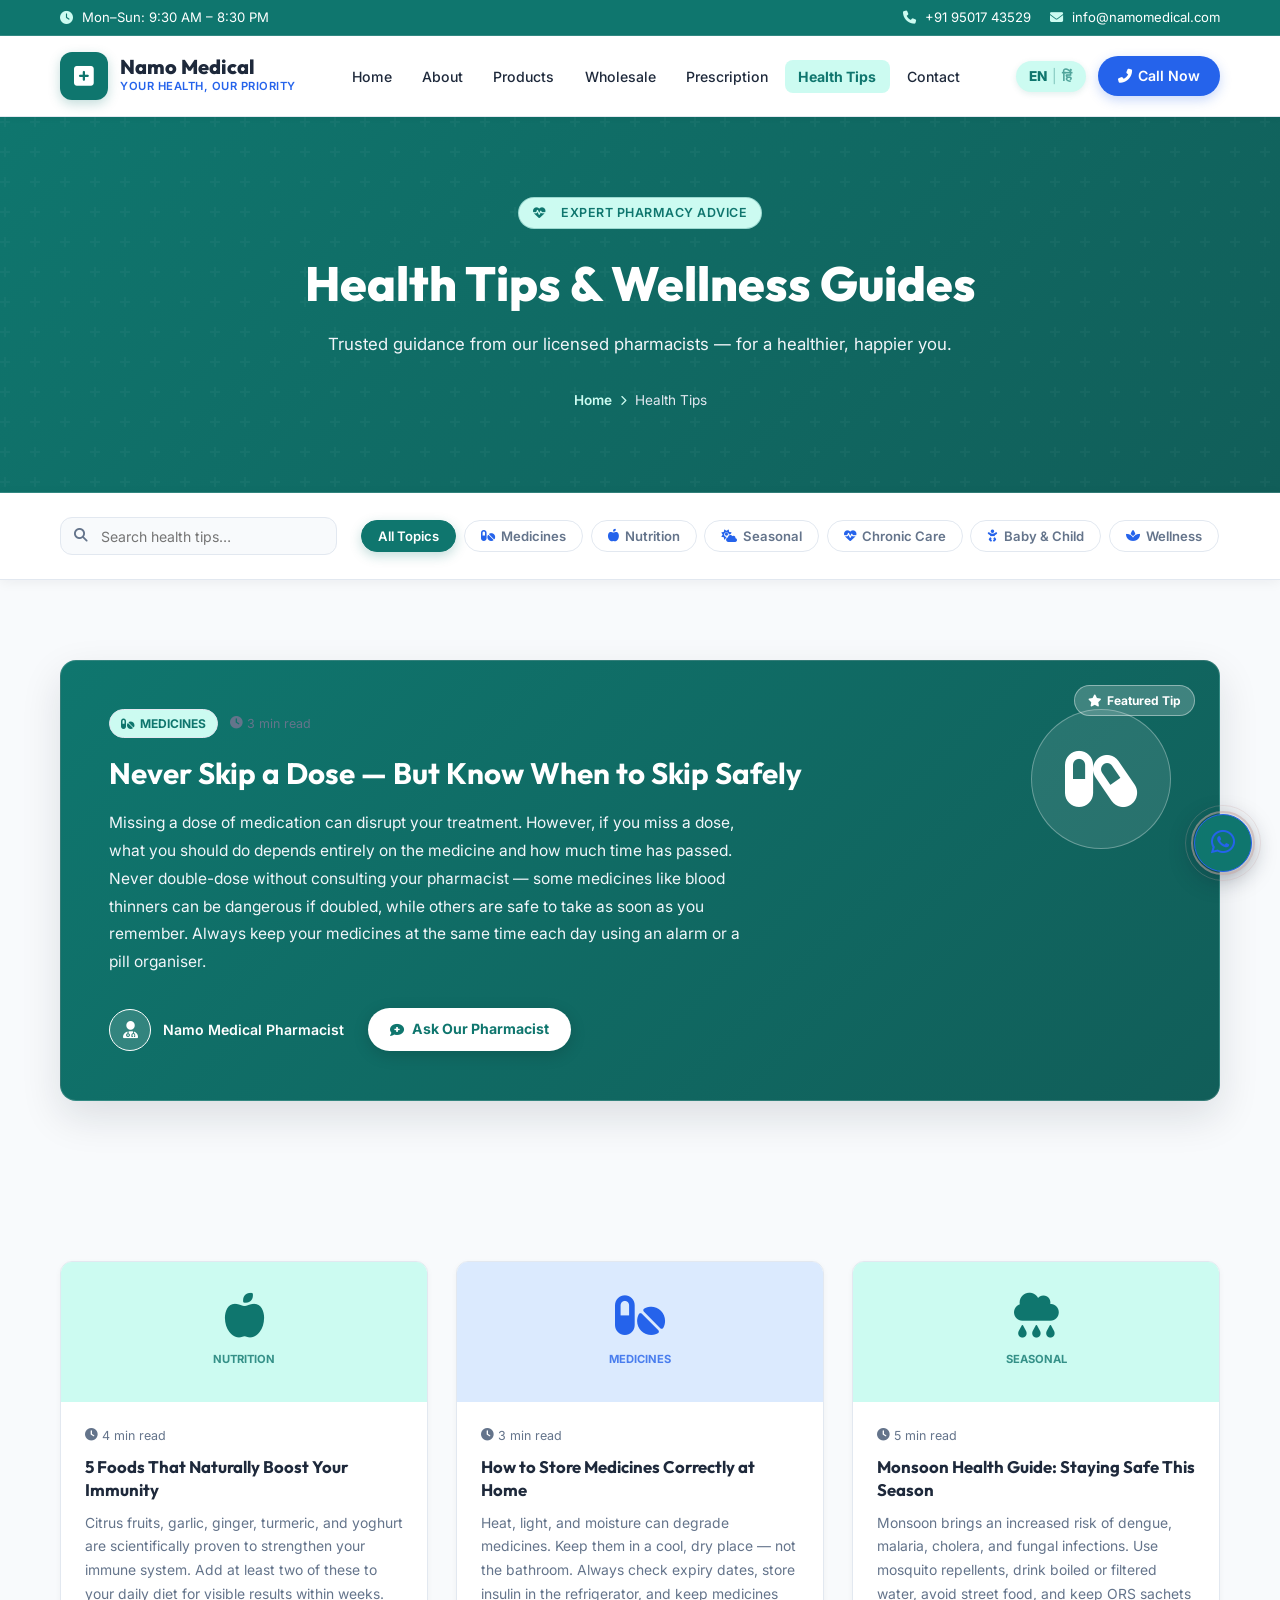
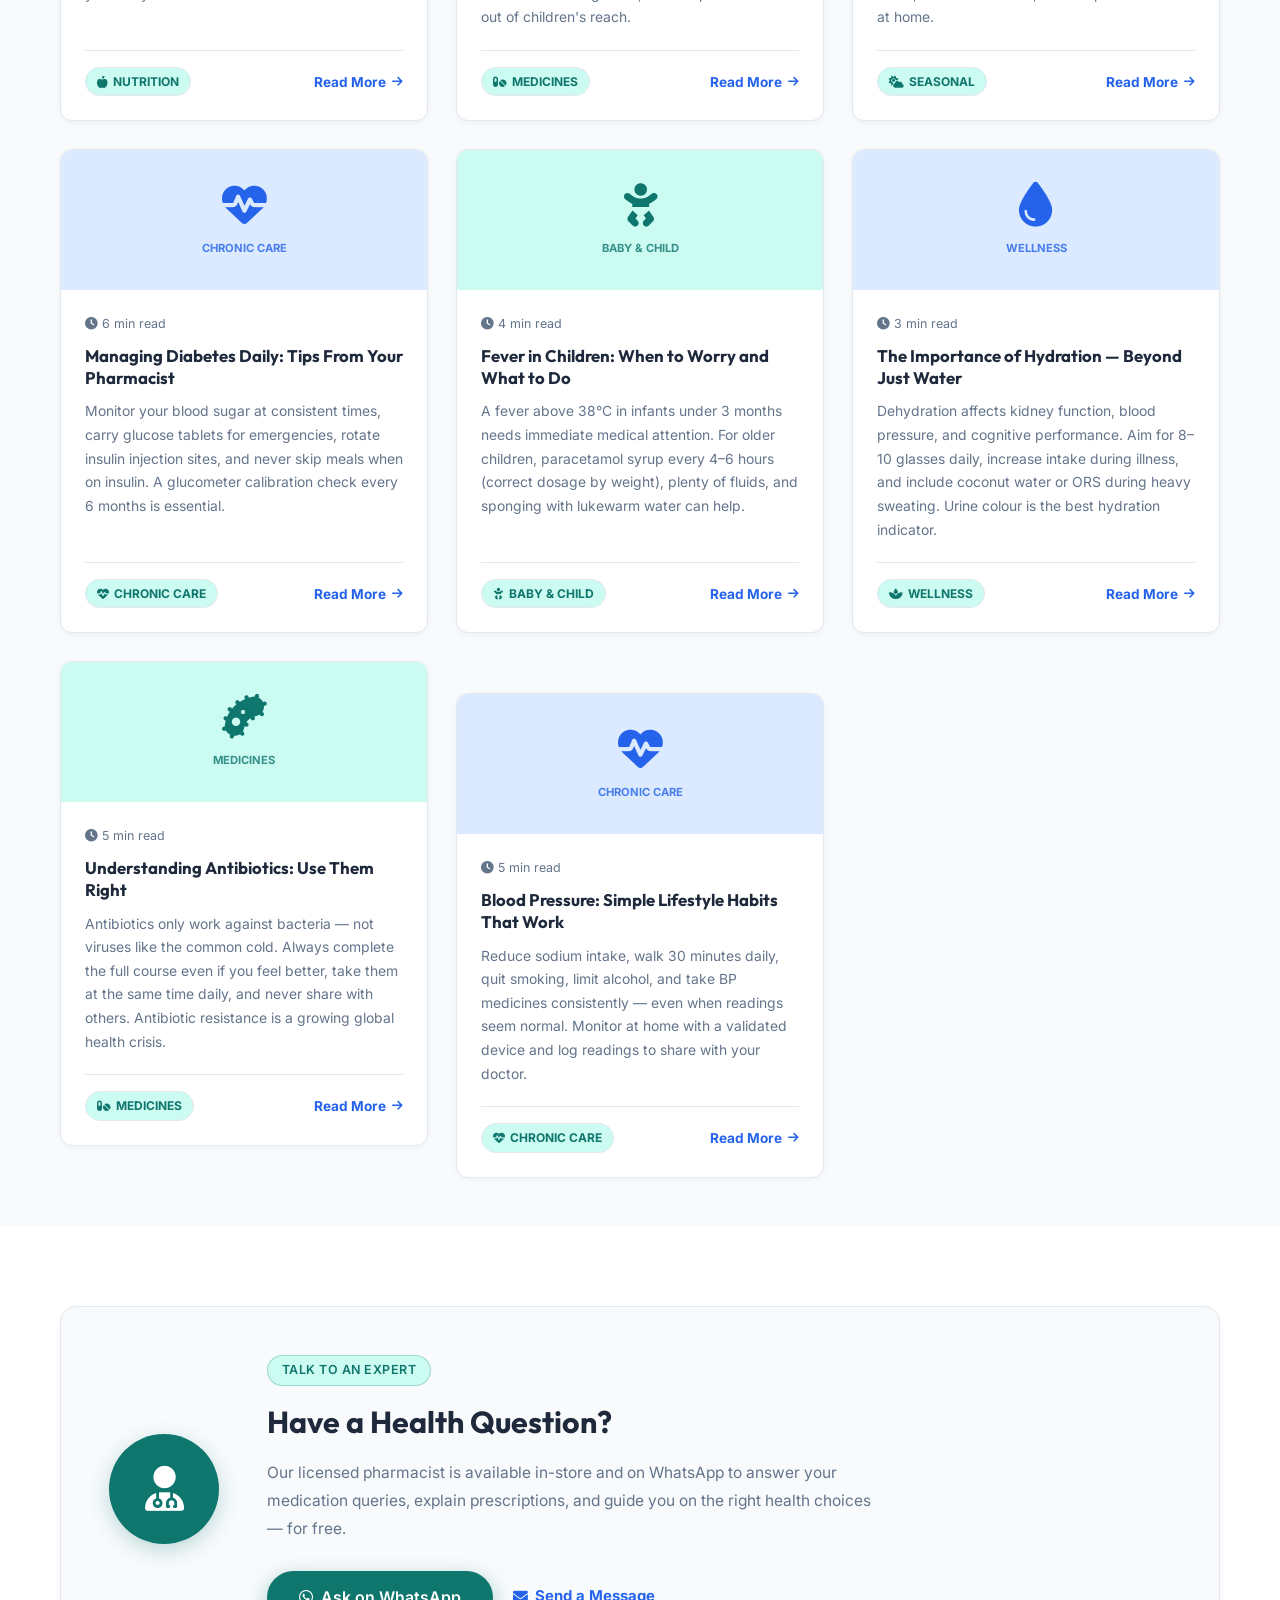
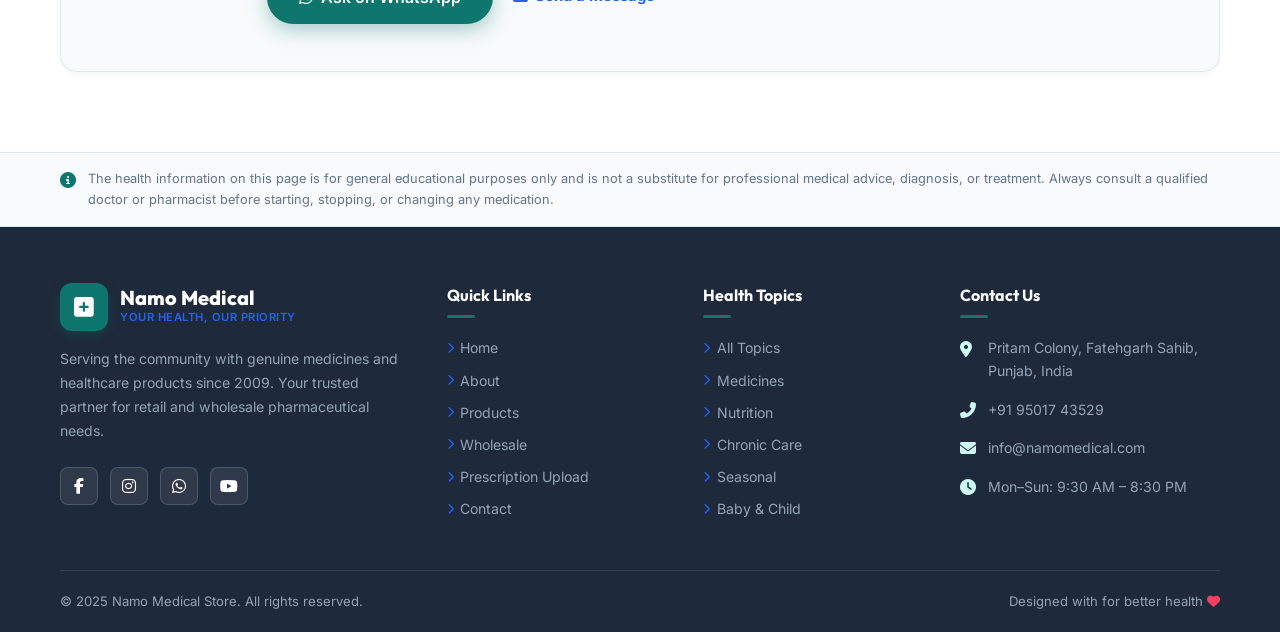
<file: health-tips.html>
<!DOCTYPE html>
<html lang="en">
<head>
  <meta charset="UTF-8" />
  <meta name="viewport" content="width=device-width, initial-scale=1.0" />
  <title>Health Tips – Namo Medical Store | Expert Pharmacy Advice</title>
  <meta name="description" content="Free health tips and pharmacy advice from the experts at Namo Medical Store. Learn about medicines, nutrition, seasonal health, chronic conditions, and more." />
  <link rel="stylesheet" href="css/style.css" />
  <link rel="stylesheet" href="css/health-tips.css" />
  <link rel="stylesheet" href="https://cdnjs.cloudflare.com/ajax/libs/font-awesome/6.5.0/css/all.min.css" />
  <link rel="stylesheet" href="css/animations.css" />
</head>
<body>

  <!-- ===== TOP BAR ===== -->
  <div class="top-bar">
    <div class="container">
      <div class="top-bar-left">
        <span><i class="fas fa-clock"></i> <span data-i18n="top_bar_timing">Mon–Sun: 9:30 AM – 8:30 PM</span></span>
      </div>
      <div class="top-bar-right">
        <a href="tel:+919501743529"><i class="fas fa-phone"></i> +91 95017 43529</a>
        <a href="mailto:info@namomedical.com"><i class="fas fa-envelope"></i> info@namomedical.com</a>
      </div>
    </div>
  </div>

  <!-- ===== HEADER ===== -->
  <header id="main-header">
    <div class="container">
      <nav>
        <a href="index.html" class="logo">
          <div class="logo-icon"><i class="fas fa-plus-square"></i></div>
          <div class="logo-text">
            <div class="name" data-i18n="logo_name">Namo Medical</div>
            <div class="tagline" data-i18n="logo_tagline">Your Health, Our Priority</div>
          </div>
        </a>

        <ul class="nav-menu">
          <li><a href="index.html" data-i18n="nav_home">Home</a></li>
          <li><a href="about.html" data-i18n="nav_about">About</a></li>
          <li><a href="products.html" data-i18n="nav_products">Products</a></li>
          <li><a href="wholesale.html" data-i18n="nav_wholesale">Wholesale</a></li>
          <li><a href="prescription.html" data-i18n="nav_prescription">Prescription</a></li>
          <li><a href="health-tips.html" class="active" data-i18n="nav_health_tips">Health Tips</a></li>
          <li><a href="contact.html" data-i18n="nav_contact">Contact</a></li>
        </ul>

        <div class="nav-actions">
          <button type="button" class="btn-lang is-en" aria-label="Switch Language">
            <span class="lang-en">EN</span><span class="lang-sep">|</span><span class="lang-hi">हिं</span>
          </button>
          <a href="tel:+919501743529" class="btn-call">
            <i class="fas fa-phone-alt"></i> <span data-i18n="nav_call_now">Call Now</span>
          </a>
          <button class="hamburger" id="hamburger" aria-label="Open menu">
            <span></span><span></span><span></span>
          </button>
        </div>
      </nav>
    </div>
  </header>

  <!-- ===== MOBILE NAV ===== -->
  <div class="mobile-nav" id="mobile-nav" role="dialog" aria-label="Mobile navigation">
    <button class="mobile-nav-close" id="mobile-close"><i class="fas fa-times"></i></button>
    <a href="index.html" data-i18n="nav_home">Home</a>
    <a href="about.html" data-i18n="nav_about">About</a>
    <a href="products.html" data-i18n="nav_products">Products</a>
    <a href="wholesale.html" data-i18n="nav_wholesale">Wholesale</a>
    <a href="prescription.html" data-i18n="nav_prescription_upload">Prescription Upload</a>
    <a href="health-tips.html" class="active" data-i18n="nav_health_tips">Health Tips</a>
    <a href="contact.html" data-i18n="nav_contact">Contact</a>
    <a href="tel:+919501743529" class="btn-call"><i class="fas fa-phone-alt"></i> <span data-i18n="nav_call_now">Call Now</span></a>
  </div>

  <!-- ===== PAGE HERO ===== -->
  <section class="page-hero">
    <div class="container">
      <div class="page-hero-content">
        <span class="badge-pill"><i class="fas fa-heartbeat"></i> &nbsp;<span data-i18n="ht_hero_badge">Expert Pharmacy Advice</span></span>
        <h1 data-i18n="ht_hero_title">Health Tips &amp; Wellness Guides</h1>
        <p data-i18n="ht_hero_desc">Trusted guidance from our licensed pharmacists — for a healthier, happier you.</p>
        <nav class="breadcrumb" aria-label="Breadcrumb">
          <a href="index.html" data-i18n="breadcrumb_home">Home</a>
          <i class="fas fa-chevron-right"></i>
          <span data-i18n="breadcrumb_ht">Health Tips</span>
        </nav>
      </div>
    </div>
  </section>

  <!-- ===== SEARCH + FILTER BAR ===== -->
  <section class="ht-filter-bar">
    <div class="container">
      <div class="ht-filter-inner">

        <!-- Search -->
        <div class="ht-search-wrap">
          <i class="fas fa-search"></i>
          <input
            type="search"
            id="ht-search"
            placeholder="Search health tips…"
            aria-label="Search health tips"
            data-i18n-placeholder="ht_search_placeholder"
          />
        </div>

        <!-- Category filters -->
        <div class="ht-cats" id="ht-cats" role="tablist" aria-label="Filter by category">
          <button class="ht-cat-btn active" data-cat="all" role="tab" aria-selected="true" data-i18n="ht_cat_all">All Topics</button>
          <button class="ht-cat-btn" data-cat="medicine"    role="tab" aria-selected="false"><i class="fas fa-pills"></i> <span data-i18n="ht_cat_medicine">Medicines</span></button>
          <button class="ht-cat-btn" data-cat="nutrition"   role="tab" aria-selected="false"><i class="fas fa-apple-alt"></i> <span data-i18n="ht_cat_nutrition">Nutrition</span></button>
          <button class="ht-cat-btn" data-cat="seasonal"    role="tab" aria-selected="false"><i class="fas fa-cloud-sun"></i> <span data-i18n="ht_cat_seasonal">Seasonal</span></button>
          <button class="ht-cat-btn" data-cat="chronic"     role="tab" aria-selected="false"><i class="fas fa-heartbeat"></i> <span data-i18n="ht_cat_chronic">Chronic Care</span></button>
          <button class="ht-cat-btn" data-cat="baby"        role="tab" aria-selected="false"><i class="fas fa-baby"></i> <span data-i18n="ht_cat_baby">Baby &amp; Child</span></button>
          <button class="ht-cat-btn" data-cat="wellness"    role="tab" aria-selected="false"><i class="fas fa-spa"></i> <span data-i18n="ht_cat_wellness">Wellness</span></button>
        </div>

      </div>
    </div>
  </section>

  <!-- ===== FEATURED TIP ===== -->
  <section class="ht-featured-section">
    <div class="container">
      <div class="ht-featured-card reveal" id="ht-featured">
        <div class="ht-featured-badge">
          <i class="fas fa-star"></i> <span data-i18n="ht_featured_badge">Featured Tip</span>
        </div>
        <div class="ht-featured-body">
          <div class="ht-featured-meta">
            <span class="ht-tag ht-tag--medicine"><i class="fas fa-pills"></i> <span data-i18n="cat_medicines">Medicines</span></span>
            <span class="ht-read-time"><i class="fas fa-clock"></i> 3 min read</span>
          </div>
          <h2 data-i18n="ht_featured_title">Never Skip a Dose — But Know When to Skip Safely</h2>
          <p data-i18n="ht_featured_desc">Missing a dose of medication can disrupt your treatment. However, if you miss a dose, what you should do depends entirely on the medicine and how much time has passed. Never double-dose without consulting your pharmacist — some medicines like blood thinners can be dangerous if doubled, while others are safe to take as soon as you remember. Always keep your medicines at the same time each day using an alarm or a pill organiser.</p>
          <div class="ht-featured-footer">
            <div class="ht-author-chip">
              <div class="ht-author-avatar"><i class="fas fa-user-md"></i></div>
              <div>
                <span class="ht-author-name" data-i18n="ht_author_name">Namo Medical Pharmacist</span>
              </div>
            </div>
            <a href="contact.html" class="ht-ask-btn">
              <i class="fas fa-comment-medical"></i> <span data-i18n="ht_ask_btn">Ask Our Pharmacist</span>
            </a>
          </div>
        </div>
        <div class="ht-featured-visual" aria-hidden="true">
          <div class="ht-featured-icon-bg">
            <i class="fas fa-capsules"></i>
          </div>
        </div>
      </div>
    </div>
  </section>

  <!-- ===== TIPS GRID ===== -->
  <section class="ht-grid-section">
    <div class="container">

      <div class="ht-grid" id="ht-grid">

        <!-- Card 1 -->
        <article class="ht-card reveal" data-cat="nutrition">
          <div class="ht-card-media ht-media--green">
            <i class="fas fa-apple-alt"></i>
            <span class="ht-card-tag" data-i18n="ht_cat_nutrition">Nutrition</span>
          </div>
          <div class="ht-card-body">
            <div class="ht-card-meta">
              <span class="ht-read-time"><i class="fas fa-clock"></i> 4 min read</span>
            </div>
            <h3 data-i18n="ht_card_1_title">5 Foods That Naturally Boost Your Immunity</h3>
            <p data-i18n="ht_card_1_desc">Citrus fruits, garlic, ginger, turmeric, and yoghurt are scientifically proven to strengthen your immune system. Add at least two of these to your daily diet for visible results within weeks.</p>
            <div class="ht-card-footer">
              <span class="ht-tag ht-tag--green"><i class="fas fa-apple-alt"></i> <span data-i18n="ht_cat_nutrition">Nutrition</span></span>
              <button class="ht-read-more" aria-label="Read more about immunity foods"><span data-i18n="ht_read_more">Read More</span> <i class="fas fa-arrow-right"></i></button>
            </div>
          </div>
        </article>

        <!-- Card 2 -->
        <article class="ht-card reveal" data-cat="medicine">
          <div class="ht-card-media ht-media--blue">
            <i class="fas fa-pills"></i>
            <span class="ht-card-tag" data-i18n="ht_cat_medicine">Medicines</span>
          </div>
          <div class="ht-card-body">
            <div class="ht-card-meta">
              <span class="ht-read-time"><i class="fas fa-clock"></i> 3 min read</span>
            </div>
            <h3 data-i18n="ht_card_2_title">How to Store Medicines Correctly at Home</h3>
            <p data-i18n="ht_card_2_desc">Heat, light, and moisture can degrade medicines. Keep them in a cool, dry place — not the bathroom. Always check expiry dates, store insulin in the refrigerator, and keep medicines out of children's reach.</p>
            <div class="ht-card-footer">
              <span class="ht-tag ht-tag--blue"><i class="fas fa-pills"></i> <span data-i18n="ht_cat_medicine">Medicines</span></span>
              <button class="ht-read-more" aria-label="Read more about medicine storage"><span data-i18n="ht_read_more">Read More</span> <i class="fas fa-arrow-right"></i></button>
            </div>
          </div>
        </article>

        <!-- Card 3 -->
        <article class="ht-card reveal" data-cat="seasonal">
          <div class="ht-card-media ht-media--amber">
            <i class="fas fa-cloud-rain"></i>
            <span class="ht-card-tag" data-i18n="ht_cat_seasonal">Seasonal</span>
          </div>
          <div class="ht-card-body">
            <div class="ht-card-meta">
              <span class="ht-read-time"><i class="fas fa-clock"></i> 5 min read</span>
            </div>
            <h3 data-i18n="ht_card_3_title">Monsoon Health Guide: Staying Safe This Season</h3>
            <p data-i18n="ht_card_3_desc">Monsoon brings an increased risk of dengue, malaria, cholera, and fungal infections. Use mosquito repellents, drink boiled or filtered water, avoid street food, and keep ORS sachets at home.</p>
            <div class="ht-card-footer">
              <span class="ht-tag ht-tag--amber"><i class="fas fa-cloud-sun"></i> <span data-i18n="ht_cat_seasonal">Seasonal</span></span>
              <button class="ht-read-more" aria-label="Read more about monsoon health"><span data-i18n="ht_read_more">Read More</span> <i class="fas fa-arrow-right"></i></button>
            </div>
          </div>
        </article>

        <!-- Card 4 -->
        <article class="ht-card reveal" data-cat="chronic">
          <div class="ht-card-media ht-media--red">
            <i class="fas fa-heartbeat"></i>
            <span class="ht-card-tag" data-i18n="ht_cat_chronic">Chronic Care</span>
          </div>
          <div class="ht-card-body">
            <div class="ht-card-meta">
              <span class="ht-read-time"><i class="fas fa-clock"></i> 6 min read</span>
            </div>
            <h3 data-i18n="ht_card_4_title">Managing Diabetes Daily: Tips From Your Pharmacist</h3>
            <p data-i18n="ht_card_4_desc">Monitor your blood sugar at consistent times, carry glucose tablets for emergencies, rotate insulin injection sites, and never skip meals when on insulin. A glucometer calibration check every 6 months is essential.</p>
            <div class="ht-card-footer">
              <span class="ht-tag ht-tag--red"><i class="fas fa-heartbeat"></i> <span data-i18n="ht_cat_chronic">Chronic Care</span></span>
              <button class="ht-read-more" aria-label="Read more about diabetes management"><span data-i18n="ht_read_more">Read More</span> <i class="fas fa-arrow-right"></i></button>
            </div>
          </div>
        </article>

        <!-- Card 5 -->
        <article class="ht-card reveal" data-cat="baby">
          <div class="ht-card-media ht-media--indigo">
            <i class="fas fa-baby"></i>
            <span class="ht-card-tag" data-i18n="ht_cat_baby">Baby &amp; Child</span>
          </div>
          <div class="ht-card-body">
            <div class="ht-card-meta">
              <span class="ht-read-time"><i class="fas fa-clock"></i> 4 min read</span>
            </div>
            <h3 data-i18n="ht_card_5_title">Fever in Children: When to Worry and What to Do</h3>
            <p data-i18n="ht_card_5_desc">A fever above 38°C in infants under 3 months needs immediate medical attention. For older children, paracetamol syrup every 4–6 hours (correct dosage by weight), plenty of fluids, and sponging with lukewarm water can help.</p>
            <div class="ht-card-footer">
              <span class="ht-tag ht-tag--indigo"><i class="fas fa-baby"></i> <span data-i18n="ht_cat_baby">Baby &amp; Child</span></span>
              <button class="ht-read-more" aria-label="Read more about childhood fever"><span data-i18n="ht_read_more">Read More</span> <i class="fas fa-arrow-right"></i></button>
            </div>
          </div>
        </article>

        <!-- Card 6 -->
        <article class="ht-card reveal" data-cat="wellness">
          <div class="ht-card-media ht-media--teal">
            <i class="fas fa-tint"></i>
            <span class="ht-card-tag" data-i18n="ht_cat_wellness">Wellness</span>
          </div>
          <div class="ht-card-body">
            <div class="ht-card-meta">
              <span class="ht-read-time"><i class="fas fa-clock"></i> 3 min read</span>
            </div>
            <h3 data-i18n="ht_card_6_title">The Importance of Hydration — Beyond Just Water</h3>
            <p data-i18n="ht_card_6_desc">Dehydration affects kidney function, blood pressure, and cognitive performance. Aim for 8–10 glasses daily, increase intake during illness, and include coconut water or ORS during heavy sweating. Urine colour is the best hydration indicator.</p>
            <div class="ht-card-footer">
              <span class="ht-tag ht-tag--teal"><i class="fas fa-spa"></i> <span data-i18n="ht_cat_wellness">Wellness</span></span>
              <button class="ht-read-more" aria-label="Read more about hydration"><span data-i18n="ht_read_more">Read More</span> <i class="fas fa-arrow-right"></i></button>
            </div>
          </div>
        </article>

        <!-- Card 7 -->
        <article class="ht-card reveal" data-cat="medicine">
          <div class="ht-card-media ht-media--blue">
            <i class="fas fa-bacterium"></i>
            <span class="ht-card-tag" data-i18n="ht_cat_medicine">Medicines</span>
          </div>
          <div class="ht-card-body">
            <div class="ht-card-meta">
              <span class="ht-read-time"><i class="fas fa-clock"></i> 5 min read</span>
            </div>
            <h3 data-i18n="ht_card_7_title">Understanding Antibiotics: Use Them Right</h3>
            <p data-i18n="ht_card_7_desc">Antibiotics only work against bacteria — not viruses like the common cold. Always complete the full course even if you feel better, take them at the same time daily, and never share with others. Antibiotic resistance is a growing global health crisis.</p>
            <div class="ht-card-footer">
              <span class="ht-tag ht-tag--blue"><i class="fas fa-pills"></i> <span data-i18n="ht_cat_medicine">Medicines</span></span>
              <button class="ht-read-more" aria-label="Read more about antibiotics"><span data-i18n="ht_read_more">Read More</span> <i class="fas fa-arrow-right"></i></button>
            </div>
          </div>
        </article>

        <!-- Card 8 -->
        <article class="ht-card reveal" data-cat="chronic">
          <div class="ht-card-media ht-media--red">
            <i class="fas fa-heart-pulse"></i>
            <span class="ht-card-tag" data-i18n="ht_cat_chronic">Chronic Care</span>
          </div>
          <div class="ht-card-body">
            <div class="ht-card-meta">
              <span class="ht-read-time"><i class="fas fa-clock"></i> 5 min read</span>
            </div>
            <h3 data-i18n="ht_card_8_title">Blood Pressure: Simple Lifestyle Habits That Work</h3>
            <p data-i18n="ht_card_8_desc">Reduce sodium intake, walk 30 minutes daily, quit smoking, limit alcohol, and take BP medicines consistently — even when readings seem normal. Monitor at home with a validated device and log readings to share with your doctor.</p>
            <div class="ht-card-footer">
              <span class="ht-tag ht-tag--red"><i class="fas fa-heartbeat"></i> <span data-i18n="ht_cat_chronic">Chronic Care</span></span>
              <button class="ht-read-more" aria-label="Read more about blood pressure"><span data-i18n="ht_read_more">Read More</span> <i class="fas fa-arrow-right"></i></button>
            </div>
          </div>
        </article>

        <!-- Card 9 -->
        <article class="ht-card reveal" data-cat="wellness">
          <div class="ht-card-media ht-media--teal">
            <i class="fas fa-moon"></i>
            <span class="ht-card-tag" data-i18n="ht_cat_wellness">Wellness</span>
          </div>
          <div class="ht-card-body">
            <div class="ht-card-meta">
              <span class="ht-read-time"><i class="fas fa-clock"></i> 4 min read</span>
            </div>
            <h3 data-i18n="ht_card_9_title">Sleep &amp; Your Health: Why 7–8 Hours Matters</h3>
            <p data-i18n="ht_card_9_desc">Chronic sleep deprivation raises the risk of obesity, diabetes, heart disease, and depression. Stick to consistent sleep and wake times, avoid screens 1 hour before bed, and keep your bedroom cool and dark for the best rest.</p>
            <div class="ht-card-footer">
              <span class="ht-tag ht-tag--teal"><i class="fas fa-spa"></i> <span data-i18n="ht_cat_wellness">Wellness</span></span>
              <button class="ht-read-more" aria-label="Read more about sleep health"><span data-i18n="ht_read_more">Read More</span> <i class="fas fa-arrow-right"></i></button>
            </div>
          </div>
        </article>

      </div><!-- /ht-grid -->

      <!-- No results message -->
      <div class="ht-no-results" id="ht-no-results" style="display:none;" aria-live="polite">
        <div class="ht-no-results-icon"><i class="fas fa-search"></i></div>
        <h3 data-i18n="ht_no_results_h3">No tips found</h3>
        <p data-i18n="ht_no_results_p">Try a different keyword or browse all topics.</p>
        <button class="ht-reset-btn" id="ht-reset" data-i18n="ht_reset_btn">Show All Tips</button>
      </div>

    </div>
  </section>

  <!-- ===== ASK PHARMACIST CTA ===== -->
  <section class="ht-ask-section">
    <div class="container">
      <div class="ht-ask-card reveal">
        <div class="ht-ask-icon" aria-hidden="true">
          <i class="fas fa-user-md"></i>
        </div>
        <div class="ht-ask-body">
          <span class="badge-pill" data-i18n="ht_ask_section_badge">Talk to an Expert</span>
          <h2 data-i18n="ht_ask_section_h2">Have a Health Question?</h2>
          <p data-i18n="ht_ask_section_p">Our licensed pharmacist is available in-store and on WhatsApp to answer your medication queries, explain prescriptions, and guide you on the right health choices — for free.</p>
          <div class="ht-ask-actions">
            <a href="https://wa.me/919501743529" target="_blank" rel="noopener noreferrer" class="btn-primary">
              <i class="fab fa-whatsapp"></i> <span data-i18n="ht_ask_wa_btn">Ask on WhatsApp</span>
            </a>
            <a href="contact.html" class="ht-contact-link">
              <i class="fas fa-envelope"></i> <span data-i18n="ht_send_msg_link">Send a Message</span>
            </a>
          </div>
        </div>
      </div>
    </div>
  </section>

  <!-- ===== DISCLAIMER ===== -->
  <div class="ht-disclaimer">
    <div class="container">
      <i class="fas fa-info-circle"></i>
      <p data-i18n="ht_disclaimer">The health information on this page is for general educational purposes only and is not a substitute for professional medical advice, diagnosis, or treatment. Always consult a qualified doctor or pharmacist before starting, stopping, or changing any medication.</p>
    </div>
  </div>

  <!-- ===== FOOTER ===== -->
  <footer>
    <div class="container">
      <div class="footer-grid">

        <div class="footer-brand">
          <a href="index.html" class="logo">
            <div class="logo-icon"><i class="fas fa-plus-square"></i></div>
            <div class="logo-text">
              <div class="name" data-i18n="logo_name">Namo Medical</div>
              <div class="tagline" data-i18n="logo_tagline">Your Health, Our Priority</div>
            </div>
          </a>
          <p class="footer-desc" data-i18n="footer_desc">Serving the community with genuine medicines and healthcare products since 2009. Your trusted partner for retail and wholesale pharmaceutical needs.</p>
          <div class="social-links">
            <a href="javascript:void(0)" aria-label="Facebook"><i class="fab fa-facebook-f"></i></a>
            <a href="javascript:void(0)" aria-label="Instagram"><i class="fab fa-instagram"></i></a>
            <a href="https://wa.me/919501743529" target="_blank" rel="noopener noreferrer" aria-label="WhatsApp"><i class="fab fa-whatsapp"></i></a>
            <a href="javascript:void(0)" aria-label="YouTube"><i class="fab fa-youtube"></i></a>
          </div>
        </div>

        <div class="footer-col">
          <h4 data-i18n="footer_quick_links">Quick Links</h4>
          <ul class="footer-links">
            <li><a href="index.html"><i class="fas fa-chevron-right"></i> <span data-i18n="nav_home">Home</span></a></li>
            <li><a href="about.html"><i class="fas fa-chevron-right"></i> <span data-i18n="nav_about">About Us</span></a></li>
            <li><a href="products.html"><i class="fas fa-chevron-right"></i> <span data-i18n="nav_products">Products</span></a></li>
            <li><a href="wholesale.html"><i class="fas fa-chevron-right"></i> <span data-i18n="nav_wholesale">Wholesale</span></a></li>
            <li><a href="prescription.html"><i class="fas fa-chevron-right"></i> <span data-i18n="nav_prescription_upload">Prescription Upload</span></a></li>
            <li><a href="contact.html"><i class="fas fa-chevron-right"></i> <span data-i18n="nav_contact">Contact Us</span></a></li>
          </ul>
        </div>

        <div class="footer-col">
          <h4 data-i18n="footer_health_topics">Health Topics</h4>
          <ul class="footer-links">
            <li><a href="health-tips.html"><i class="fas fa-chevron-right"></i> <span data-i18n="ht_cat_all">All Health Tips</span></a></li>
            <li><a href="health-tips.html"><i class="fas fa-chevron-right"></i> <span data-i18n="ht_cat_medicine">Medicine Advice</span></a></li>
            <li><a href="health-tips.html"><i class="fas fa-chevron-right"></i> <span data-i18n="ht_cat_nutrition">Nutrition &amp; Diet</span></a></li>
            <li><a href="health-tips.html"><i class="fas fa-chevron-right"></i> <span data-i18n="ht_cat_chronic">Chronic Care</span></a></li>
            <li><a href="health-tips.html"><i class="fas fa-chevron-right"></i> <span data-i18n="ht_cat_seasonal">Seasonal Health</span></a></li>
            <li><a href="health-tips.html"><i class="fas fa-chevron-right"></i> <span data-i18n="ht_cat_baby">Baby &amp; Child</span></a></li>
          </ul>
        </div>

        <div class="footer-col">
          <h4 data-i18n="footer_contact">Contact Us</h4>
          <div class="contact-item">
            <i class="fas fa-map-marker-alt"></i>
            <span data-i18n="info_address_val">Pritam Colony,<br />Fatehgarh Sahib, Punjab,<br />India</span>
          </div>
          <div class="contact-item">
            <i class="fas fa-phone-alt"></i>
            <span><a href="tel:+919501743529" style="color:#94a3b8;">+91 95017 43529</a></span>
          </div>
          <div class="contact-item">
            <i class="fas fa-envelope"></i>
            <span><a href="mailto:info@namomedical.com" style="color:#94a3b8;">info@namomedical.com</a></span>
          </div>
          <div class="contact-item">
            <i class="fas fa-clock"></i>
            <span data-i18n="top_bar_timing">Mon–Sun: 9:30 AM – 8:30 PM</span>
          </div>
        </div>

      </div>

      <div class="footer-bottom">
        <span data-i18n="footer_rights">&copy; 2025 Namo Medical Store. All rights reserved.</span>
        <span><span data-i18n="footer_designed">Designed for better health</span> <i class="fas fa-heart" style="color:#f43f5e;"></i></span>
      </div>
    </div>
  </footer>

  <script src="js/translations.js"></script>
  <script src="js/main.js"></script>
  <script src="js/animations.js"></script>
  <script src="js/health-tips.js"></script>
</body>
</html>
</file>
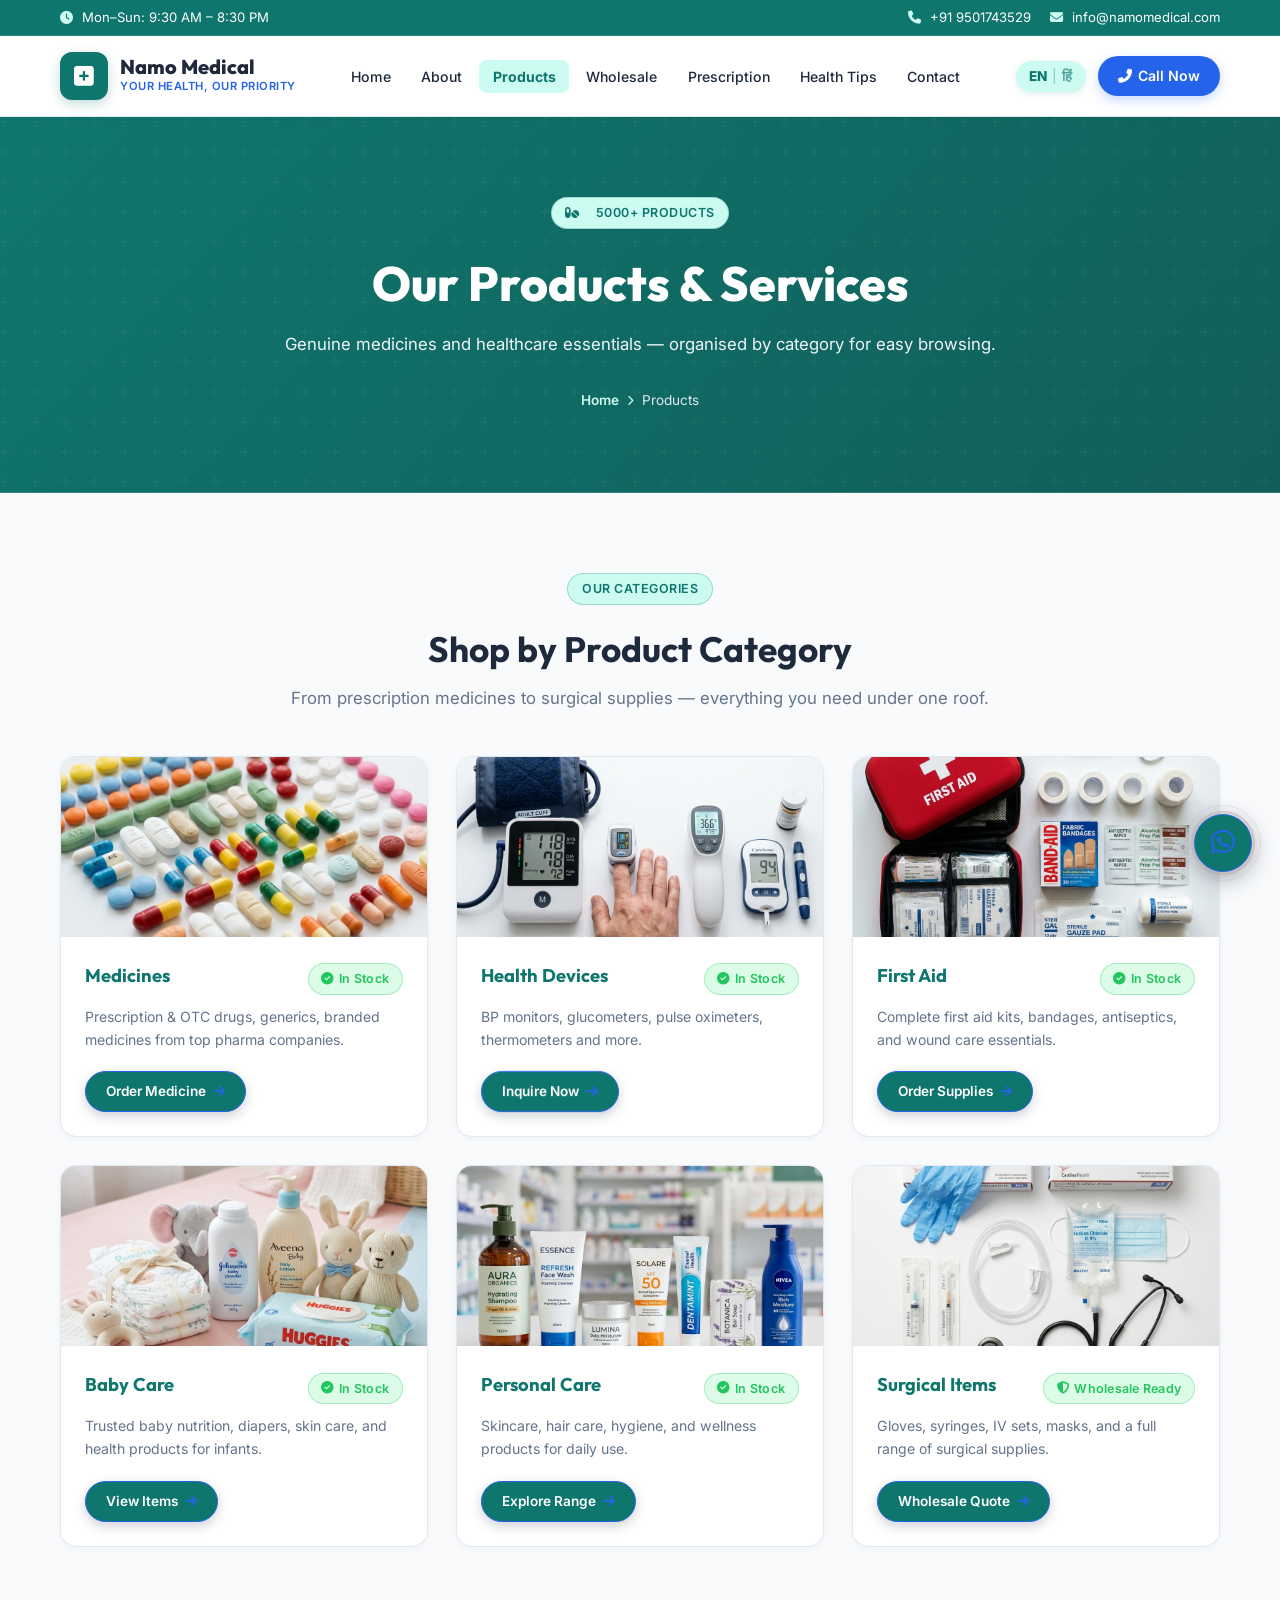
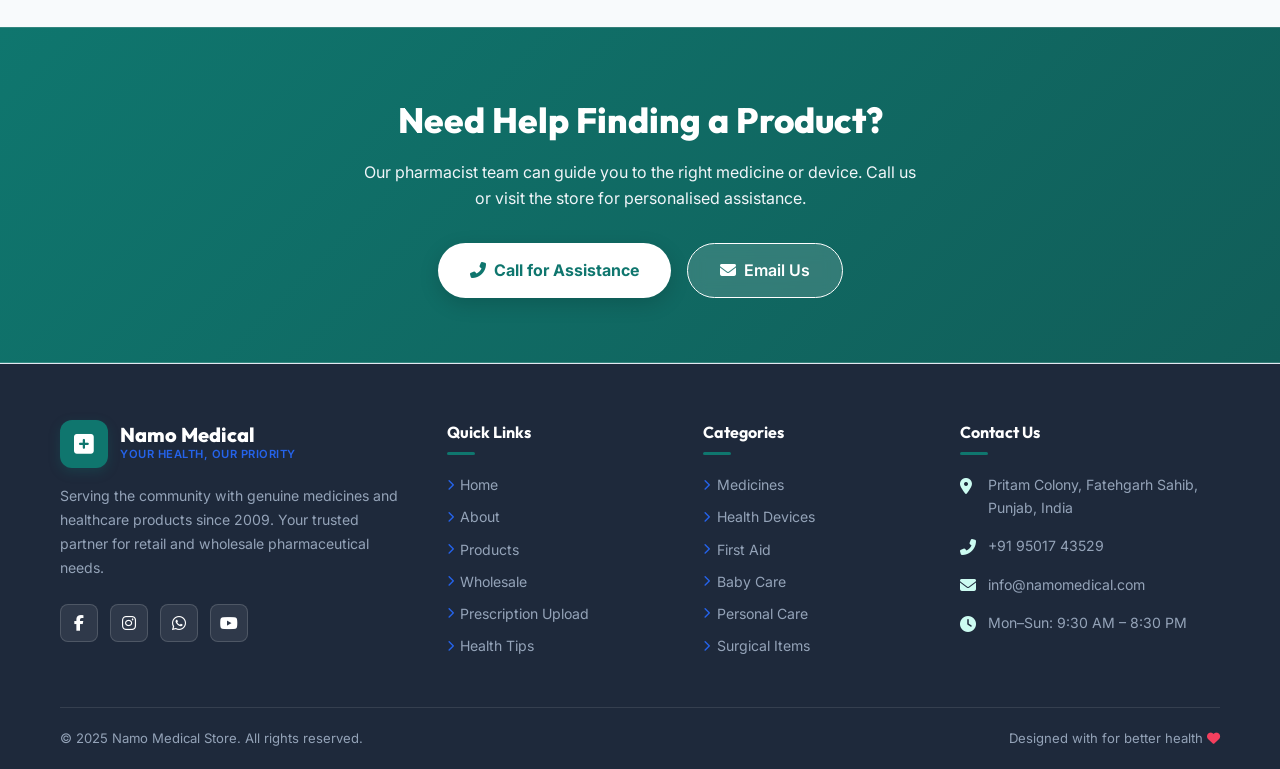
<file: products.html>
<!DOCTYPE html>
<html lang="en">
<head>
  <meta charset="UTF-8" />
  <meta name="viewport" content="width=device-width, initial-scale=1.0" />
  <title>Products – Namo Medical Store | Medicines & Healthcare Supplies</title>
  <meta name="description" content="Browse Namo Medical Store product categories – medicines, health devices, first aid, baby care, personal care, and surgical items. Genuine products for retail and wholesale." />
  <link rel="stylesheet" href="css/style.css" />
  <link rel="stylesheet" href="https://cdnjs.cloudflare.com/ajax/libs/font-awesome/6.5.0/css/all.min.css" />
  <link rel="stylesheet" href="css/animations.css" />
</head>
<body>

  <!-- ===== TOP BAR ===== -->
  <div class="top-bar">
    <div class="container">
      <div class="top-bar-left">
        <span><i class="fas fa-clock"></i> <span data-i18n="top_bar_timing">Mon–Sun: 9:30 AM – 8:30 PM</span></span>
      </div>
      <div class="top-bar-right">
        <a href="tel:+919501743529"><i class="fas fa-phone"></i> +91 9501743529</a>
        <a href="mailto:info@namomedical.com"><i class="fas fa-envelope"></i> info@namomedical.com</a>
      </div>
    </div>
  </div>

  <!-- ===== HEADER ===== -->
  <header id="main-header">
    <div class="container">
      <nav>
        <a href="index.html" class="logo">
          <div class="logo-icon"><i class="fas fa-plus-square"></i></div>
          <div class="logo-text">
            <div class="name" data-i18n="logo_name">Namo Medical</div>
            <div class="tagline" data-i18n="logo_tagline">Your Health, Our Priority</div>
          </div>
        </a>

        <ul class="nav-menu">
          <li><a href="index.html" data-i18n="nav_home">Home</a></li>
          <li><a href="about.html" data-i18n="nav_about">About</a></li>
          <li><a href="products.html" class="active" data-i18n="nav_products">Products</a></li>
          <li><a href="wholesale.html" data-i18n="nav_wholesale">Wholesale</a></li>
          <li><a href="prescription.html" data-i18n="nav_prescription">Prescription</a></li>
          <li><a href="health-tips.html" data-i18n="nav_health_tips">Health Tips</a></li>
          <li><a href="contact.html" data-i18n="nav_contact">Contact</a></li>
        </ul>

        <div class="nav-actions">
          <button type="button" class="btn-lang is-en" aria-label="Switch Language">
            <span class="lang-en">EN</span><span class="lang-sep">|</span><span class="lang-hi">हिं</span>
          </button>
          <a href="tel:+919501743529" class="btn-call">
            <i class="fas fa-phone-alt"></i> <span data-i18n="nav_call_now">Call Now</span>
          </a>
          <button class="hamburger" id="hamburger" aria-label="Open menu">
            <span></span><span></span><span></span>
          </button>
        </div>
      </nav>
    </div>
  </header>

  <!-- ===== MOBILE NAV ===== -->
  <div class="mobile-nav" id="mobile-nav" role="dialog" aria-label="Mobile navigation">
    <button class="mobile-nav-close" id="mobile-close"><i class="fas fa-times"></i></button>
    <a href="index.html" data-i18n="nav_home">Home</a>
    <a href="about.html" data-i18n="nav_about">About</a>
    <a href="products.html" class="active" data-i18n="nav_products">Products</a>
    <a href="wholesale.html" data-i18n="nav_wholesale">Wholesale</a>
    <a href="prescription.html" data-i18n="nav_prescription_upload">Prescription Upload</a>
    <a href="health-tips.html" data-i18n="nav_health_tips">Health Tips</a>
    <a href="contact.html" data-i18n="nav_contact">Contact</a>
    <a href="tel:+919501743529" class="btn-call"><i class="fas fa-phone-alt"></i> <span data-i18n="nav_call_now">Call Now</span></a>
  </div>

  <!-- ===== PAGE HERO ===== -->
  <section class="page-hero">
    <div class="container">
      <div class="page-hero-content">
        <span class="badge-pill"><i class="fas fa-pills"></i> &nbsp;<span data-i18n="products_hero_badge">5000+ Products</span></span>
        <h1 data-i18n="products_hero_title">Our Products &amp; Services</h1>
        <p data-i18n="products_hero_desc">Genuine medicines and healthcare essentials — organised by category for easy browsing.</p>
        <nav class="breadcrumb" aria-label="Breadcrumb">
          <a href="index.html" data-i18n="breadcrumb_home">Home</a>
          <i class="fas fa-chevron-right"></i>
          <span data-i18n="breadcrumb_products">Products</span>
        </nav>
      </div>
    </div>
  </section>

  <!-- ===== PRODUCT CATEGORIES ===== -->
  <section class="products-page-section">
    <div class="container">
      <span class="badge-pill" style="display:block;width:fit-content;margin:0 auto 1rem;" data-i18n="cat_badge">Browse Categories</span>
      <h2 class="section-title" data-i18n="products_section_title">Shop by Product Category</h2>
      <p class="section-subtitle" data-i18n="products_section_subtitle">From prescription medicines to surgical supplies — everything you need under one roof.</p>

      <div class="products-grid">

        <article class="product-card reveal">
          <div class="product-card-media">
            <img src="images/medicines.png" alt="Medicines" class="product-card-img" loading="lazy" onerror="this.style.display='none';this.nextElementSibling.style.display='flex';" />
            <div class="product-card-icon" style="display:none;"><i class="fas fa-pills"></i></div>
          </div>
          <div class="product-card-body">
            <div style="display:flex;justify-content:space-between;align-items:center;margin-bottom:.45rem;flex-wrap:wrap;gap:.4rem;">
              <h3 data-i18n="cat_medicines">Medicines</h3>
              <span class="status-badge in-stock"><i class="fas fa-check-circle"></i> <span data-i18n="badge_in_stock">In Stock</span></span>
            </div>
            <p data-i18n="cat_medicines_desc">Prescription &amp; OTC drugs, generics, and branded medicines from leading pharmaceutical companies.</p>
            <a href="prescription.html" class="btn-details"><span data-i18n="btn_order_medicine">Order Medicine</span> <i class="fas fa-arrow-right"></i></a>
          </div>
        </article>

        <article class="product-card reveal">
          <div class="product-card-media">
            <img src="images/health_devices.png" alt="Health Devices" class="product-card-img" loading="lazy" onerror="this.style.display='none';this.nextElementSibling.style.display='flex';" />
            <div class="product-card-icon" style="display:none;"><i class="fas fa-heartbeat"></i></div>
          </div>
          <div class="product-card-body">
            <div style="display:flex;justify-content:space-between;align-items:center;margin-bottom:.45rem;flex-wrap:wrap;gap:.4rem;">
              <h3 data-i18n="cat_devices">Health Devices</h3>
              <span class="status-badge in-stock"><i class="fas fa-check-circle"></i> <span data-i18n="badge_in_stock">In Stock</span></span>
            </div>
            <p data-i18n="cat_devices_desc">BP monitors, glucometers, pulse oximeters, thermometers, nebulisers, and more home-care devices.</p>
            <a href="contact.html" class="btn-details"><span data-i18n="btn_inquire_now">Inquire Now</span> <i class="fas fa-arrow-right"></i></a>
          </div>
        </article>

        <article class="product-card reveal">
          <div class="product-card-media">
            <img src="images/first_aid.png" alt="First Aid" class="product-card-img" loading="lazy" onerror="this.style.display='none';this.nextElementSibling.style.display='flex';" />
            <div class="product-card-icon" style="display:none;"><i class="fas fa-kit-medical"></i></div>
          </div>
          <div class="product-card-body">
            <div style="display:flex;justify-content:space-between;align-items:center;margin-bottom:.45rem;flex-wrap:wrap;gap:.4rem;">
              <h3 data-i18n="cat_first_aid">First Aid</h3>
              <span class="status-badge in-stock"><i class="fas fa-check-circle"></i> <span data-i18n="badge_in_stock">In Stock</span></span>
            </div>
            <p data-i18n="cat_first_aid_desc">Complete first aid kits, bandages, antiseptics, gauze, and wound-care essentials for every home.</p>
            <a href="contact.html" class="btn-details"><span data-i18n="btn_order_supplies">Order Supplies</span> <i class="fas fa-arrow-right"></i></a>
          </div>
        </article>

        <article class="product-card reveal">
          <div class="product-card-media">
            <img src="images/baby_care.png" alt="Baby Care" class="product-card-img" loading="lazy" onerror="this.style.display='none';this.nextElementSibling.style.display='flex';" />
            <div class="product-card-icon" style="display:none;"><i class="fas fa-baby"></i></div>
          </div>
          <div class="product-card-body">
            <div style="display:flex;justify-content:space-between;align-items:center;margin-bottom:.45rem;flex-wrap:wrap;gap:.4rem;">
              <h3 data-i18n="cat_baby_care">Baby Care</h3>
              <span class="status-badge in-stock"><i class="fas fa-check-circle"></i> <span data-i18n="badge_in_stock">In Stock</span></span>
            </div>
            <p data-i18n="cat_baby_care_desc">Trusted baby nutrition, diapers, skin care, oral care, and health products for infants and toddlers.</p>
            <a href="contact.html" class="btn-details"><span data-i18n="btn_view_items">View Items</span> <i class="fas fa-arrow-right"></i></a>
          </div>
        </article>

        <article class="product-card reveal">
          <div class="product-card-media">
            <img src="images/personal_care.png" alt="Personal Care" class="product-card-img" loading="lazy" onerror="this.style.display='none';this.nextElementSibling.style.display='flex';" />
            <div class="product-card-icon" style="display:none;"><i class="fas fa-spa"></i></div>
          </div>
          <div class="product-card-body">
            <div style="display:flex;justify-content:space-between;align-items:center;margin-bottom:.45rem;flex-wrap:wrap;gap:.4rem;">
              <h3 data-i18n="cat_personal_care">Personal Care</h3>
              <span class="status-badge in-stock"><i class="fas fa-check-circle"></i> <span data-i18n="badge_in_stock">In Stock</span></span>
            </div>
            <p data-i18n="cat_personal_care_desc">Skincare, hair care, hygiene, oral care, and daily wellness products for the whole family.</p>
            <a href="contact.html" class="btn-details"><span data-i18n="btn_explore_range">Explore Range</span> <i class="fas fa-arrow-right"></i></a>
          </div>
        </article>

        <article class="product-card reveal">
          <div class="product-card-media">
            <img src="images/surgical.png" alt="Surgical Items" class="product-card-img" loading="lazy" onerror="this.style.display='none';this.nextElementSibling.style.display='flex';" />
            <div class="product-card-icon" style="display:none;"><i class="fas fa-syringe"></i></div>
          </div>
          <div class="product-card-body">
            <div style="display:flex;justify-content:space-between;align-items:center;margin-bottom:.45rem;flex-wrap:wrap;gap:.4rem;">
              <h3 data-i18n="cat_surgical">Surgical Items</h3>
              <span class="status-badge confirmed"><i class="fas fa-shield-alt"></i> <span data-i18n="badge_wholesale_ready">Wholesale Ready</span></span>
            </div>
            <p data-i18n="cat_surgical_desc">Gloves, syringes, IV sets, masks, dressings, and a full range of surgical and clinical supplies.</p>
            <a href="wholesale.html" class="btn-details"><span data-i18n="btn_wholesale_quote">Wholesale Quote</span> <i class="fas fa-arrow-right"></i></a>
          </div>
        </article>

      </div>
    </div>
  </section>

  <!-- ===== CTA STRIP ===== -->
  <section class="cta-strip">
    <div class="container">
      <h2 data-i18n="cta_help_title">Need Help Finding a Product?</h2>
      <p data-i18n="cta_help_desc">Our pharmacist team can guide you to the right medicine or device. Call us or visit the store for personalised assistance.</p>
      <div style="display:flex;gap:1rem;justify-content:center;flex-wrap:wrap;">
        <a href="tel:+919501743529" class="btn-primary"><i class="fas fa-phone-alt"></i> <span data-i18n="btn_call_assistance">Call for Assistance</span></a>
        <a href="mailto:info@namomedical.com" class="btn-secondary" style="color:white;"><i class="fas fa-envelope"></i> <span data-i18n="btn_email_us">Email Us</span></a>
      </div>
    </div>
  </section>

  <!-- ===== FOOTER ===== -->
  <footer>
    <div class="container">
      <div class="footer-grid">

        <div class="footer-brand">
          <a href="index.html" class="logo">
            <div class="logo-icon"><i class="fas fa-plus-square"></i></div>
            <div class="logo-text">
              <div class="name" data-i18n="logo_name">Namo Medical</div>
              <div class="tagline" data-i18n="logo_tagline">Your Health, Our Priority</div>
            </div>
          </a>
          <p class="footer-desc" data-i18n="footer_desc">Serving the community with genuine medicines and healthcare products since 2009. Your trusted partner for retail and wholesale pharmaceutical needs.</p>
          <div class="social-links">
            <a href="javascript:void(0)" aria-label="Facebook"><i class="fab fa-facebook-f"></i></a>
            <a href="javascript:void(0)" aria-label="Instagram"><i class="fab fa-instagram"></i></a>
            <a href="https://wa.me/919501743529" target="_blank" rel="noopener noreferrer" aria-label="WhatsApp"><i class="fab fa-whatsapp"></i></a>
            <a href="javascript:void(0)" aria-label="YouTube"><i class="fab fa-youtube"></i></a>
          </div>
        </div>

        <div class="footer-col">
          <h4 data-i18n="footer_quick_links">Quick Links</h4>
          <ul class="footer-links">
            <li><a href="index.html"><i class="fas fa-chevron-right"></i> <span data-i18n="nav_home">Home</span></a></li>
            <li><a href="about.html"><i class="fas fa-chevron-right"></i> <span data-i18n="nav_about">About Us</span></a></li>
            <li><a href="products.html"><i class="fas fa-chevron-right"></i> <span data-i18n="nav_products">Products</span></a></li>
            <li><a href="wholesale.html"><i class="fas fa-chevron-right"></i> <span data-i18n="nav_wholesale">Wholesale</span></a></li>
            <li><a href="prescription.html"><i class="fas fa-chevron-right"></i> <span data-i18n="nav_prescription_upload">Prescription Upload</span></a></li>
            <li><a href="health-tips.html"><i class="fas fa-chevron-right"></i> <span data-i18n="nav_health_tips">Health Tips</span></a></li>
          </ul>
        </div>

        <div class="footer-col">
          <h4 data-i18n="footer_categories">Categories</h4>
          <ul class="footer-links">
            <li><a href="products.html"><i class="fas fa-chevron-right"></i> <span data-i18n="cat_medicines">Medicines</span></a></li>
            <li><a href="products.html"><i class="fas fa-chevron-right"></i> <span data-i18n="cat_devices">Health Devices</span></a></li>
            <li><a href="products.html"><i class="fas fa-chevron-right"></i> <span data-i18n="cat_first_aid">First Aid</span></a></li>
            <li><a href="products.html"><i class="fas fa-chevron-right"></i> <span data-i18n="cat_baby_care">Baby Care</span></a></li>
            <li><a href="products.html"><i class="fas fa-chevron-right"></i> <span data-i18n="cat_personal_care">Personal Care</span></a></li>
            <li><a href="products.html"><i class="fas fa-chevron-right"></i> <span data-i18n="cat_surgical">Surgical Items</span></a></li>
          </ul>
        </div>

        <div class="footer-col">
          <h4 data-i18n="footer_contact">Contact Us</h4>
          <div class="contact-item">
            <i class="fas fa-map-marker-alt"></i>
            <span data-i18n="info_address_val">Pritam Colony,<br />Fatehgarh Sahib, Punjab,<br />India</span>
          </div>
          <div class="contact-item">
            <i class="fas fa-phone-alt"></i>
            <span><a href="tel:+919501743529" style="color:#94a3b8;">+91 95017 43529</a></span>
          </div>
          <div class="contact-item">
            <i class="fas fa-envelope"></i>
            <span><a href="mailto:info@namomedical.com" style="color:#94a3b8;">info@namomedical.com</a></span>
          </div>
          <div class="contact-item">
            <i class="fas fa-clock"></i>
            <span data-i18n="top_bar_timing">Mon–Sun: 9:30 AM – 8:30 PM</span>
          </div>
        </div>

      </div>

      <div class="footer-bottom">
        <span data-i18n="footer_rights">&copy; 2025 Namo Medical Store. All rights reserved.</span>
        <span><span data-i18n="footer_designed">Designed for better health</span> <i class="fas fa-heart" style="color:#f43f5e;"></i></span>
      </div>
    </div>
  </footer>

  <script src="js/translations.js"></script>
  <script src="js/main.js"></script>
  <script src="js/animations.js"></script>
</body>
</html>
</file>
<file: css/style.css>
/* =============================================
   NAMO MEDICAL STORE - Main Stylesheet
   Luxury Navy (#0F1B2D) & Rose Gold (#C9A9A6) Palette
   ============================================= */

@import url('https://fonts.googleapis.com/css2?family=Inter:wght@300;400;500;600;700;800&family=Outfit:wght@400;600;700;800&display=swap');

/* --- CSS Variables --- */
:root {
  /* Modern Healthtech Palette Tokens */
  --primary:         #0F766E;
  --primary-hover:   #115E59;
  --secondary:       #2563EB;
  --secondary-hover: #1D4ED8;
  --bg:              #F8FAFC;
  --card-bg:         #FFFFFF;
  --text-main:       #1E293B;
  --text-muted:      #64748B;
  --border-color:    #E2E8F0;
  
  --success:         #22C55E;
  --success-bg:      #DCFCE7;
  --error:           #EF4444;
  --error-bg:        #FEE2E2;
  --teal-light:      #CCFBF1;
  --blue-light-bg:   #DBEAFE;

  /* Legacy Mapped Tokens for Full Backward Compatibility */
  --navy:            #0F766E;
  --navy-light:      #115E59;
  --navy-dark:       #0D504B;
  --rose-gold:       #2563EB;
  --rose-gold-dark:  #1D4ED8;
  --rose-gold-light: #CCFBF1;
  --rose-gold-subtle:#DBEAFE;

  --blue-dark:       #0F766E;
  --blue:            #2563EB;
  --blue-light:      #115E59;
  --green:           #22C55E;
  --green-dark:      #16A34A;
  --green-light:     #DCFCE7;

  --white:           #FFFFFF;
  --gray-50:         #F8FAFC;
  --gray-100:        #F1F5F9;
  --gray-200:        #E2E8F0;
  --gray-400:        #94A3B8;
  --gray-600:        #64748B;
  --gray-800:        #1E293B;

  --shadow-sm:       0 2px 6px rgba(15, 23, 42, 0.04);
  --shadow-md:       0 6px 20px rgba(15, 23, 42, 0.08);
  --shadow-lg:       0 16px 40px rgba(15, 23, 42, 0.12);
  --radius:          12px;
  --radius-lg:       16px;
  --transition:      .25s ease;
}

/* --- Reset --- */
*, *::before, *::after { box-sizing: border-box; margin: 0; padding: 0; }
html { scroll-behavior: smooth; font-size: 16px; }
body { font-family: 'Inter', sans-serif; color: var(--gray-800); background: var(--gray-50); line-height: 1.6; }
img { max-width: 100%; display: block; }
a { text-decoration: none; color: inherit; }
ul { list-style: none; }
button { cursor: pointer; border: none; font-family: inherit; }

/* --- Utility --- */
.container { max-width: 1200px; margin: 0 auto; padding: 0 20px; }
.section-title { font-family: 'Outfit', sans-serif; font-size: clamp(1.6rem, 3vw, 2.2rem); font-weight: 700; color: var(--text-main); text-align: center; margin-bottom: .5rem; }
.section-subtitle { text-align: center; color: var(--text-muted); font-size: 1.05rem; margin-bottom: 3rem; }
.section-label { color: var(--secondary); font-weight: 600; font-size: 0.88rem; text-transform: uppercase; letter-spacing: 0.5px; display: block; text-align: center; margin-bottom: 0.5rem; }
.badge-pill { display: inline-flex; align-items: center; gap: .4rem; background: var(--teal-light); color: var(--primary); border: 1px solid rgba(15, 118, 110, 0.25); font-size: .78rem; font-weight: 600; padding: .3rem .85rem; border-radius: 50px; letter-spacing: .5px; text-transform: uppercase; margin-bottom: 1rem; }
.badge-pill.badge-secondary { background: var(--blue-light-bg); color: var(--secondary); border-color: rgba(37, 99, 235, 0.25); }

/* Status Badges */
.status-badge {
  display: inline-flex;
  align-items: center;
  gap: 0.35rem;
  padding: 0.3rem 0.8rem;
  border-radius: 50px;
  font-size: 0.78rem;
  font-weight: 600;
  letter-spacing: 0.02em;
}
.status-badge.in-stock,
.status-badge.confirmed,
.status-badge.success {
  background-color: var(--success-bg);
  color: var(--success);
  border: 1px solid rgba(34, 197, 94, 0.3);
}
.status-badge.out-of-stock,
.status-badge.error {
  background-color: var(--error-bg);
  color: var(--error);
  border: 1px solid rgba(239, 68, 68, 0.3);
}

/* Links */
a.text-link {
  color: var(--secondary);
  font-weight: 600;
  transition: color var(--transition);
}
a.text-link:hover {
  color: var(--secondary-hover);
  text-decoration: underline;
}

/* =============================================
   TOP BAR
   ============================================= */
.top-bar {
  background: var(--primary);
  color: #FFFFFF;
  font-size: .82rem;
  padding: .45rem 0;
  border-bottom: 1px solid rgba(255, 255, 255, 0.15);
}
.top-bar .container {
  display: flex;
  justify-content: space-between;
  align-items: center;
  flex-wrap: wrap;
  gap: .5rem;
}
.top-bar a { color: #FFFFFF; transition: color var(--transition); }
.top-bar a:hover { color: var(--teal-light); }
.top-bar-left, .top-bar-right { display: flex; align-items: center; gap: 1.2rem; }
.top-bar i { margin-right: .3rem; color: var(--teal-light); }

/* =============================================
   HEADER / NAV
   ============================================= */
header {
  position: sticky;
  top: 0;
  z-index: 1000;
  background: var(--card-bg);
  box-shadow: var(--shadow-sm);
  border-bottom: 1px solid var(--border-color);
  transition: box-shadow var(--transition);
}
header.scrolled { box-shadow: 0 4px 24px rgba(15,23,42,.1); }

nav { display: flex; align-items: center; justify-content: space-between; padding: 1rem 0; gap: 1rem; }

/* Logo */
.logo { display: flex; align-items: center; gap: .75rem; }
.logo-icon {
  width: 48px; height: 48px;
  background: var(--primary);
  border-radius: var(--radius);
  display: flex; align-items: center; justify-content: center;
  font-size: 1.4rem; color: var(--white);
  box-shadow: 0 4px 12px rgba(15,118,110,.25);
}
.logo-text .name { font-family: 'Outfit', sans-serif; font-weight: 800; font-size: 1.25rem; color: var(--text-main); line-height: 1.1; }
.logo-text .tagline { font-size: .7rem; color: var(--secondary); font-weight: 600; letter-spacing: .5px; text-transform: uppercase; }

/* Nav Menu */
.nav-menu { display: flex; align-items: center; gap: .2rem; }
.nav-menu a {
  padding: .5rem .85rem;
  font-size: .88rem;
  font-weight: 500;
  color: var(--text-main);
  border-radius: 8px;
  transition: background var(--transition), color var(--transition);
  white-space: nowrap;
}
.nav-menu a:hover { background: var(--gray-100); color: var(--primary); }
.nav-menu a.active { background: var(--teal-light); color: var(--primary); font-weight: 700; }

/* Nav Actions */
.nav-actions { display: flex; align-items: center; gap: .75rem; }
.btn-call {
  background: var(--secondary);
  color: var(--white);
  padding: .55rem 1.25rem;
  border-radius: 50px;
  font-size: .88rem;
  font-weight: 600;
  display: flex; align-items: center; gap: .4rem;
  box-shadow: 0 4px 12px rgba(37,99,235,.25);
  transition: transform var(--transition), box-shadow var(--transition), background var(--transition);
}
.btn-call i { color: var(--white); }
.btn-call:hover { transform: translateY(-2px); background: var(--secondary-hover); box-shadow: 0 6px 20px rgba(37,99,235,.35); }

/* Language Switcher Toggle */
.btn-lang {
  background: var(--teal-light);
  color: var(--navy);
  border: 1.5px solid var(--primary-light);
  padding: .45rem .85rem;
  border-radius: 50px;
  font-size: .85rem;
  font-weight: 700;
  cursor: pointer;
  display: inline-flex;
  align-items: center;
  gap: .3rem;
  transition: all var(--transition);
  user-select: none;
  font-family: inherit;
  box-shadow: 0 2px 6px rgba(15,118,110,.12);
}
.btn-lang:hover {
  background: var(--primary);
  color: var(--white);
  border-color: var(--primary);
  transform: translateY(-1px);
  box-shadow: 0 4px 12px rgba(15,118,110,.25);
}
.btn-lang .lang-en,
.btn-lang .lang-hi {
  transition: opacity .2s, font-weight .2s, color .2s;
  opacity: 0.65;
}
.btn-lang.is-en .lang-en {
  opacity: 1;
  color: var(--primary);
  font-weight: 800;
}
.btn-lang.is-hi .lang-hi {
  opacity: 1;
  color: var(--secondary);
  font-weight: 800;
}
.btn-lang:hover .lang-en,
.btn-lang:hover .lang-hi {
  opacity: 1 !important;
  color: var(--white) !important;
}
.btn-lang .lang-sep {
  opacity: 0.4;
  font-weight: 400;
}

/* Hamburger */
.hamburger { display: none; flex-direction: column; gap: 5px; padding: .4rem; cursor: pointer; background: transparent; }
.hamburger span { display: block; width: 24px; height: 2px; background: var(--text-main); border-radius: 2px; transition: all var(--transition); }
.hamburger.open span:nth-child(1) { transform: rotate(45deg) translate(5px, 5px); }
.hamburger.open span:nth-child(2) { opacity: 0; }
.hamburger.open span:nth-child(3) { transform: rotate(-45deg) translate(5px, -5px); }

/* =============================================
   HERO SECTION
   ============================================= */
.hero {
  position: relative;
  min-height: 92vh;
  display: flex; align-items: center;
  overflow: hidden;
  background: var(--primary);
}
.hero-bg {
  position: absolute; inset: 0;
  background-image: url('../images/hero_banner.png');
  background-size: cover;
  background-position: center;
  background-repeat: no-repeat;
}
.hero-overlay {
  position: absolute; inset: 0;
  background: linear-gradient(120deg, rgba(15,118,110,.94) 0%, rgba(15,23,42,.88) 60%, rgba(37,99,235,.25) 100%);
}
.hero-content {
  position: relative; z-index: 2;
  max-width: 700px;
  padding: 4rem 0;
  animation: fadeInUp .9s ease both;
}
.hero-content .badge-pill { background: rgba(255, 255, 255, 0.18); color: var(--white); border: 1px solid rgba(255, 255, 255, 0.35); }
.hero-title {
  font-family: 'Outfit', sans-serif;
  font-size: clamp(2.2rem, 5vw, 3.8rem);
  font-weight: 800;
  color: white;
  line-height: 1.15;
  margin-bottom: 1.2rem;
}
.hero-title span { color: var(--teal-light); }
.hero-subtitle { font-size: clamp(1rem, 2vw, 1.18rem); color: #F1F5F9; margin-bottom: 2.2rem; max-width: 560px; }
.hero-buttons { display: flex; gap: 1rem; flex-wrap: wrap; }

/* Buttons */
.btn-primary {
  background: var(--primary);
  color: white;
  border: none;
  padding: .85rem 2rem;
  border-radius: 50px;
  font-size: 1rem;
  font-weight: 600;
  display: inline-flex; align-items: center; gap: .5rem;
  box-shadow: 0 6px 20px rgba(15,118,110,.35);
  transition: transform var(--transition), box-shadow var(--transition), background var(--transition);
}
.btn-primary i { color: white; }
.btn-primary:hover { transform: translateY(-3px); background: var(--primary-hover); box-shadow: 0 10px 28px rgba(15,118,110,.45); }

.btn-secondary {
  background: rgba(255,255,255,.15);
  color: white;
  padding: .85rem 2rem;
  border-radius: 50px;
  font-size: 1rem;
  font-weight: 600;
  display: inline-flex; align-items: center; gap: .5rem;
  border: 1.5px solid white;
  backdrop-filter: blur(8px);
  transition: all var(--transition);
}
.btn-secondary i { color: white; }
.btn-secondary:hover { background: rgba(255,255,255,.28); border-color: white; color: white; }

/* Hero Stats */
.hero-stats {
  position: relative; z-index: 2;
  display: flex; gap: 2rem; flex-wrap: wrap;
  margin-top: 3rem;
  padding-top: 2rem;
  border-top: 1px solid rgba(255, 255, 255, .2);
}
.stat-item { text-align: center; }
.stat-number { font-family: 'Outfit', sans-serif; font-size: 1.8rem; font-weight: 800; color: var(--teal-light); line-height: 1; }
.stat-label { font-size: .8rem; color: #F1F5F9; margin-top: .2rem; }

/* =============================================
   TRUST BADGES
   ============================================= */
.trust-section { padding: 4rem 0; background: var(--bg); }
.trust-grid {
  display: grid;
  grid-template-columns: repeat(5, 1fr);
  gap: 1.5rem;
}
.trust-card {
  background: var(--card-bg);
  border-radius: var(--radius-lg);
  padding: 1.75rem 1.25rem;
  text-align: center;
  box-shadow: var(--shadow-sm);
  border: 1px solid var(--border-color);
  transition: transform var(--transition), box-shadow var(--transition), border-color var(--transition);
}
.trust-card:hover { transform: translateY(-5px); box-shadow: var(--shadow-lg); border-color: var(--primary); }
.trust-icon {
  width: 64px; height: 64px;
  margin: 0 auto 1rem;
  border-radius: 50%;
  display: flex; align-items: center; justify-content: center;
  font-size: 1.6rem;
  background: var(--teal-light);
  color: var(--primary);
  border: 1px solid var(--border-color);
}
.trust-grid > :nth-child(even) .trust-icon {
  background: var(--blue-light-bg);
  color: var(--secondary);
}
.trust-card h3 { font-size: .95rem; font-weight: 700; color: var(--text-main); margin-bottom: .4rem; }
.trust-card p { font-size: .8rem; color: var(--text-muted); }

/* =============================================
   FEATURED CATEGORIES
   ============================================= */
.categories-section { padding: 5rem 0; background: var(--card-bg); }
.categories-grid {
  display: grid;
  grid-template-columns: repeat(3, 1fr);
  gap: 1.75rem;
}
.category-card {
  border-radius: var(--radius-lg);
  overflow: hidden;
  box-shadow: var(--shadow-sm);
  border: 1px solid var(--border-color);
  transition: transform var(--transition), box-shadow var(--transition), border-color var(--transition);
  background: var(--card-bg);
  cursor: pointer;
  position: relative;
  display: block;
  text-decoration: none;
  color: inherit;
}
.category-card:hover { transform: translateY(-6px); box-shadow: var(--shadow-lg); border-color: var(--primary); }
.category-img {
  width: 100%;
  height: 200px;
  object-fit: cover;
  transition: transform .5s ease;
}
.category-card:hover .category-img { transform: scale(1.06); }
.category-img-wrap { overflow: hidden; position: relative; }
.category-overlay {
  position: absolute; inset: 0;
  background: linear-gradient(to top, rgba(15,118,110,.8) 0%, transparent 60%);
  opacity: 0;
  transition: opacity var(--transition);
}
.category-card:hover .category-overlay { opacity: 1; }
.category-body { padding: 1.4rem; }
.category-body h3 { font-family: 'Outfit', sans-serif; font-size: 1.1rem; font-weight: 700; color: var(--text-main); margin-bottom: .35rem; }
.category-body p { font-size: .85rem; color: var(--text-muted); margin-bottom: 1rem; }
.category-link {
  display: inline-flex; align-items: center; gap: .35rem;
  font-size: .85rem; font-weight: 600; color: var(--secondary);
  transition: gap var(--transition), color var(--transition);
}
.category-link i { color: var(--secondary); }
.category-card:hover .category-link { gap: .6rem; color: var(--secondary-hover); }

/* Category Icon Wrappers Alternating Tints */
.cat-icon-wrap,
.category-icon {
  width: 56px; height: 56px;
  border-radius: 50%;
  display: flex; align-items: center; justify-content: center;
  font-size: 1.5rem;
  background: var(--teal-light);
  color: var(--primary);
  border: 1px solid var(--border-color);
  margin-bottom: 1rem;
}
.categories-grid > :nth-child(even) .cat-icon-wrap,
.categories-grid > :nth-child(even) .category-icon,
.products-grid > :nth-child(even) .product-card-icon {
  background: var(--blue-light-bg);
  color: var(--secondary);
}

/* =============================================
   CTA STRIP
   ============================================= */
.cta-strip {
  background: linear-gradient(135deg, var(--primary) 0%, var(--primary-hover) 100%);
  padding: 4rem 0;
  text-align: center;
  border-top: 1px solid rgba(255, 255, 255, 0.15);
  border-bottom: 1px solid rgba(255, 255, 255, 0.15);
}
.cta-strip h2 { font-family: 'Outfit', sans-serif; font-size: clamp(1.5rem,3vw,2.2rem); font-weight: 800; color: white; margin-bottom: .75rem; }
.cta-strip p { color: #F1F5F9; font-size: 1rem; margin-bottom: 2rem; max-width: 560px; margin-left: auto; margin-right: auto; }
.cta-strip .btn-primary { background: white; color: var(--primary); border: none; box-shadow: 0 6px 20px rgba(0,0,0,.15); font-weight: 700; }
.cta-strip .btn-primary i { color: var(--primary); }
.cta-strip .btn-primary:hover { background: var(--teal-light); color: var(--primary-hover); box-shadow: 0 10px 30px rgba(0,0,0,.25); }

/* =============================================
   FOOTER
   ============================================= */
footer {
  background: var(--text-main);
  color: var(--gray-400);
  padding: 3.5rem 0 0;
  border-top: 1px solid var(--border-color);
}
.footer-grid {
  display: grid;
  grid-template-columns: 1.6fr 1fr 1fr 1.2fr;
  gap: 2.5rem;
  padding-bottom: 2.5rem;
}
.footer-brand .logo-text .name { color: white; }
.footer-brand .logo-text .tagline { color: var(--secondary); }
.footer-desc { font-size: .88rem; margin: 1rem 0 1.5rem; line-height: 1.7; color: var(--gray-400); }
.social-links { display: flex; gap: .75rem; }
.social-links a {
  width: 38px; height: 38px;
  background: rgba(255,255,255,.08);
  border: 1px solid rgba(255, 255, 255, 0.15);
  border-radius: 8px;
  display: flex; align-items: center; justify-content: center;
  color: var(--white);
  transition: background var(--transition), color var(--transition), transform var(--transition);
}
.social-links a:hover { background: var(--primary); color: white; transform: translateY(-3px); }

.footer-col h4 { font-family: 'Outfit', sans-serif; font-size: 1rem; font-weight: 700; color: white; margin-bottom: 1.2rem; position: relative; }
.footer-col h4::after { content: ''; display: block; width: 28px; height: 3px; background: var(--primary); border-radius: 2px; margin-top: .4rem; }
.footer-links li { margin-bottom: .6rem; }
.footer-links a { font-size: .88rem; color: var(--gray-400); transition: color var(--transition), padding-left var(--transition); display: flex; align-items: center; gap: .4rem; }
.footer-links a:hover { color: var(--teal-light); padding-left: 4px; }
.footer-links a i { font-size: .7rem; color: var(--secondary); }

.contact-item { display: flex; gap: .75rem; align-items: flex-start; margin-bottom: 1rem; }
.contact-item i { color: var(--teal-light); margin-top: .2rem; min-width: 16px; }
.contact-item span { font-size: .88rem; line-height: 1.6; color: var(--gray-400); }

.footer-bottom {
  border-top: 1px solid rgba(255, 255, 255, .1);
  padding: 1.25rem 0;
  display: flex;
  justify-content: space-between;
  align-items: center;
  flex-wrap: wrap;
  gap: .75rem;
  font-size: .82rem;
  color: var(--gray-400);
}
.footer-bottom a { color: var(--secondary); }

/* =============================================
   MOBILE NAV OVERLAY
   ============================================= */
.mobile-nav {
  display: none;
  position: fixed;
  inset: 0;
  z-index: 999;
  background: var(--white);
  padding: 2rem 1.5rem;
  flex-direction: column;
  gap: 1rem;
  overflow-y: auto;
  transform: translateX(-100%);
  transition: transform var(--transition);
}
.mobile-nav.open { transform: translateX(0); }
.mobile-nav a {
  display: block;
  padding: .85rem 1rem;
  font-size: 1.05rem;
  font-weight: 500;
  border-radius: var(--radius);
  border-bottom: 1px solid var(--gray-100);
  transition: background var(--transition);
}
.mobile-nav a:hover { background: var(--gray-50); color: var(--navy); }
.mobile-nav .btn-call { width: fit-content; margin-top: .5rem; }
.mobile-nav-close { align-self: flex-end; background: var(--gray-100); border-radius: 8px; padding: .5rem .9rem; font-size: 1.2rem; color: var(--gray-800); margin-bottom: 1rem; }

/* =============================================
   ANIMATIONS
   ============================================= */
@keyframes fadeInUp {
  from { opacity: 0; transform: translateY(30px); }
  to   { opacity: 1; transform: translateY(0); }
}
.reveal { opacity: 0; transform: translateY(28px); transition: opacity .7s ease, transform .7s ease; }
.reveal.visible { opacity: 1; transform: translateY(0); }

/* =============================================
   RESPONSIVE
   ============================================= */
@media (max-width: 1024px) {
  .trust-grid { grid-template-columns: repeat(3, 1fr); }
  .footer-grid { grid-template-columns: 1fr 1fr; }
}

@media (max-width: 768px) {
  .nav-menu, .nav-actions .btn-call { display: none; }
  .hamburger { display: flex; }
  .mobile-nav { display: flex; }
  .categories-grid { grid-template-columns: repeat(2, 1fr); }
  .trust-grid { grid-template-columns: repeat(2, 1fr); }
  .hero-stats { gap: 1.5rem; }
  .footer-grid { grid-template-columns: 1fr; }
  .top-bar-left { display: none; }
}

@media (max-width: 480px) {
  .categories-grid { grid-template-columns: 1fr; }
  .trust-grid { grid-template-columns: 1fr 1fr; }
  .hero-buttons { flex-direction: column; align-items: flex-start; }
}

/* =============================================
   ABOUT PAGE STYLES
   ============================================= */

/* Page Hero (inner pages) */
.page-hero {
  background: linear-gradient(135deg, var(--primary) 0%, var(--primary-hover) 100%);
  padding: 5rem 0 4rem;
  text-align: center;
  position: relative;
  overflow: hidden;
  border-bottom: 1px solid rgba(255, 255, 255, 0.15);
}
.page-hero::before {
  content: '';
  position: absolute; inset: 0;
  background: url("data:image/svg+xml,%3Csvg width='60' height='60' viewBox='0 0 60 60' xmlns='http://www.w3.org/2000/svg'%3E%3Cg fill='none' fill-rule='evenodd'%3E%3Cg fill='%23ffffff' fill-opacity='0.03'%3E%3Cpath d='M36 34v-4h-2v4h-4v2h4v4h2v-4h4v-2h-4zm0-30V0h-2v4h-4v2h4v4h2V6h4V4h-4zM6 34v-4H4v4H0v2h4v4h2v-4h4v-2H6zM6 4V0H4v4H0v2h4v4h2V6h4V4H6z'/%3E%3C/g%3E%3C/g%3E%3C/svg%3E");
}
.page-hero-content { position: relative; z-index: 1; }
.page-hero h1 {
  font-family: 'Outfit', sans-serif;
  font-size: clamp(2rem, 4vw, 3rem);
  font-weight: 800;
  color: white;
  margin-bottom: .6rem;
}
.page-hero p { color: #F1F5F9; font-size: 1.05rem; }
.breadcrumb {
  display: flex; align-items: center; justify-content: center; gap: .5rem;
  font-size: .85rem; color: #E2E8F0; margin-top: 1rem;
}
.breadcrumb a { color: var(--teal-light); font-weight: 600; }
.breadcrumb i { font-size: .65rem; color: var(--teal-light); }

/* ---- Story Section ---- */
.story-section { padding: 5rem 0; background: var(--card-bg); }
.story-grid {
  display: grid;
  grid-template-columns: 1fr 1fr;
  gap: 4rem;
  align-items: center;
}
.story-img-wrap { position: relative; }
.story-img {
  width: 100%;
  border-radius: var(--radius-lg);
  object-fit: cover;
  max-height: 500px;
  box-shadow: var(--shadow-lg);
}
.story-badge {
  position: absolute;
  bottom: -1.5rem; right: -1.5rem;
  background: var(--primary);
  color: white;
  border-radius: var(--radius-lg);
  padding: 1.25rem 1.5rem;
  text-align: center;
  box-shadow: 0 8px 24px rgba(15,118,110,.3);
  min-width: 130px;
}
.story-badge .years {
  font-family: 'Outfit', sans-serif;
  font-size: 2.5rem;
  font-weight: 800;
  color: var(--teal-light);
  line-height: 1;
}
.story-badge .years-label { font-size: .78rem; font-weight: 600; opacity: .9; margin-top: .2rem; }

.story-content h2 {
  font-family: 'Outfit', sans-serif;
  font-size: clamp(1.5rem, 2.5vw, 2rem);
  font-weight: 700;
  color: var(--text-main);
  margin-bottom: 1.2rem;
  line-height: 1.3;
}
.story-content p { color: var(--text-muted); line-height: 1.8; margin-bottom: 1rem; }
.story-highlights {
  display: grid; grid-template-columns: 1fr 1fr; gap: .75rem;
  margin-top: 1.5rem;
}
.story-highlight-item {
  display: flex; align-items: center; gap: .6rem;
  font-size: .88rem; font-weight: 500; color: var(--gray-800);
}
.story-highlight-item i { color: var(--rose-gold-dark); font-size: .9rem; }

/* ---- Mission Section ---- */
.mission-section { padding: 5rem 0; background: var(--gray-50); }
.mission-card {
  background: linear-gradient(135deg, var(--navy) 0%, var(--navy-light) 100%);
  border: 1px solid rgba(201, 169, 166, 0.2);
  border-radius: var(--radius-lg);
  padding: 3.5rem;
  text-align: center;
  position: relative;
  overflow: hidden;
}
.mission-card::before {
  content: '\f0e7';
  font-family: 'Font Awesome 6 Free';
  font-weight: 900;
  position: absolute;
  font-size: 12rem;
  color: rgba(255,255,255,.03);
  top: -2rem; right: -2rem;
}
.mission-icon {
  width: 72px; height: 72px;
  background: rgba(201, 169, 166, .15);
  border: 1px solid var(--rose-gold);
  border-radius: 50%;
  display: flex; align-items: center; justify-content: center;
  font-size: 1.8rem; color: var(--rose-gold);
  margin: 0 auto 1.5rem;
}
.mission-card h2 {
  font-family: 'Outfit', sans-serif;
  font-size: clamp(1.4rem, 2.5vw, 1.9rem);
  font-weight: 700; color: white; margin-bottom: 1rem;
}
.mission-card p { color: #E5E3DF; font-size: 1.05rem; max-width: 700px; margin: 0 auto; line-height: 1.8; }

/* ---- Pharmacist / Team Section ---- */
.team-section { padding: 5rem 0; background: var(--white); }
.team-card {
  background: var(--white);
  border-radius: var(--radius-lg);
  box-shadow: var(--shadow-md);
  border: 1px solid var(--gray-200);
  overflow: hidden;
  display: grid;
  grid-template-columns: 1fr 1.8fr;
  max-width: 900px;
  margin: 0 auto;
}
.team-img-col { background: var(--gray-100); display: flex; align-items: center; justify-content: center; padding: 2rem; }
.team-avatar {
  width: 160px; height: 160px;
  border-radius: 50%;
  object-fit: cover;
  border: 4px solid var(--rose-gold);
  box-shadow: 0 8px 24px rgba(15,27,45,.15);
}
.team-avatar-placeholder {
  width: 160px; height: 160px;
  border-radius: 50%;
  background: var(--navy);
  display: flex; align-items: center; justify-content: center;
  font-size: 4rem; color: var(--rose-gold);
  border: 4px solid var(--rose-gold);
  box-shadow: 0 8px 24px rgba(15,27,45,.15);
}
.team-info { padding: 2.5rem; }
.team-info h3 {
  font-family: 'Outfit', sans-serif;
  font-size: 1.5rem; font-weight: 700; color: var(--navy); margin-bottom: .2rem;
}
.team-role { color: var(--rose-gold-dark); font-weight: 600; font-size: .9rem; margin-bottom: 1.2rem; }
.team-info p { color: var(--gray-600); line-height: 1.8; margin-bottom: 1rem; font-size: .93rem; }
.qual-list { display: flex; flex-direction: column; gap: .5rem; }
.qual-item { display: flex; align-items: center; gap: .6rem; font-size: .88rem; color: var(--gray-800); }
.qual-item i { color: var(--rose-gold-dark); }

/* ---- Why Choose Us (About) ---- */
.why-section { padding: 5rem 0; background: var(--gray-50); }
.why-grid {
  display: grid;
  grid-template-columns: repeat(4, 1fr);
  gap: 1.5rem;
}
.why-card {
  background: var(--white);
  border-radius: var(--radius);
  padding: 2.2rem 1.5rem;
  text-align: center;
  border: 1px solid var(--gray-200);
  box-shadow: var(--shadow-sm);
  transition: transform var(--transition), box-shadow var(--transition), border-color var(--transition);
  position: relative; overflow: hidden;
}
.why-card::after {
  content: '';
  position: absolute; bottom: 0; left: 0; right: 0;
  height: 4px;
  background: linear-gradient(90deg, var(--navy), var(--rose-gold));
  transform: scaleX(0);
  transition: transform var(--transition);
  transform-origin: left;
}
.why-card:hover { transform: translateY(-6px); box-shadow: var(--shadow-lg); border-color: var(--rose-gold); }
.why-card:hover::after { transform: scaleX(1); }
.why-icon-wrap {
  width: 72px; height: 72px;
  border-radius: 50%;
  margin: 0 auto 1.25rem;
  display: flex; align-items: center; justify-content: center;
  font-size: 1.7rem;
  background: var(--rose-gold-light);
  color: var(--navy);
  border: 1px solid var(--gray-200);
  transition: transform var(--transition);
}
.why-card:hover .why-icon-wrap { transform: scale(1.1) rotate(-5deg); }
.why-card h3 { font-size: 1rem; font-weight: 700; color: var(--navy); margin-bottom: .5rem; }
.why-card p { font-size: .85rem; color: var(--gray-600); line-height: 1.6; }

/* ---- License / Credibility Section ---- */
.license-section { padding: 3.5rem 0; background: var(--white); }
.license-inner {
  border: 1px solid var(--gray-200);
  border-radius: var(--radius-lg);
  padding: 2.5rem 3rem;
  display: flex;
  align-items: center;
  gap: 2.5rem;
  flex-wrap: wrap;
  background: var(--gray-50);
}
.license-seal {
  width: 90px; height: 90px;
  background: var(--navy);
  border: 2px solid var(--rose-gold);
  border-radius: 50%;
  display: flex; align-items: center; justify-content: center;
  font-size: 2.2rem; color: var(--rose-gold);
  box-shadow: 0 6px 20px rgba(15,27,45,.2);
  flex-shrink: 0;
}
.license-details { flex: 1; min-width: 220px; }
.license-details h3 { font-family: 'Outfit', sans-serif; font-size: 1.15rem; font-weight: 700; color: var(--navy); margin-bottom: .75rem; }
.license-items { display: flex; flex-wrap: wrap; gap: .6rem; }
.license-tag {
  background: white;
  border: 1px solid var(--gray-200);
  border-radius: 6px;
  padding: .4rem .9rem;
  font-size: .82rem;
  font-weight: 600;
  color: var(--gray-800);
  display: flex; align-items: center; gap: .4rem;
  box-shadow: var(--shadow-sm);
}
.license-tag i { color: var(--rose-gold-dark); }
.license-note { font-size: .82rem; color: var(--gray-600); margin-top: .75rem; }

/* ---- About page responsive ---- */
@media (max-width: 900px) {
  .story-grid { grid-template-columns: 1fr; gap: 2.5rem; }
  .story-badge { bottom: 1rem; right: 1rem; }
  .why-grid { grid-template-columns: repeat(2, 1fr); }
  .team-card { grid-template-columns: 1fr; }
  .team-img-col { padding: 2rem; }
}
@media (max-width: 600px) {
  .why-grid { grid-template-columns: repeat(2, 1fr); }
  .mission-card { padding: 2rem 1.5rem; }
  .license-inner { flex-direction: column; text-align: center; }
  .license-items { justify-content: center; }
  .story-highlights { grid-template-columns: 1fr; }
}
@media (max-width: 400px) {
  .why-grid { grid-template-columns: 1fr; }
}

/* =============================================
   PRODUCTS PAGE STYLES
   ============================================= */
.products-page-section { padding: 5rem 0; background: var(--gray-50); }
.products-grid {
  display: grid;
  grid-template-columns: repeat(3, 1fr);
  gap: 1.75rem;
}
.product-card {
  background: var(--white);
  border-radius: var(--radius-lg);
  overflow: hidden;
  border: 1px solid var(--gray-200);
  box-shadow: var(--shadow-sm);
  display: flex;
  flex-direction: column;
  transition: transform var(--transition), box-shadow var(--transition), border-color var(--transition);
}
.product-card:hover {
  transform: translateY(-6px);
  box-shadow: var(--shadow-lg);
  border-color: var(--rose-gold);
}
.product-card-media {
  position: relative;
  height: 180px;
  overflow: hidden;
  background: var(--gray-100);
}
.product-card-img {
  width: 100%;
  height: 100%;
  object-fit: cover;
  transition: transform .5s ease;
}
.product-card:hover .product-card-img { transform: scale(1.06); }
.product-card-icon {
  position: absolute;
  inset: 0;
  display: flex;
  align-items: center;
  justify-content: center;
  font-size: 3.2rem;
  color: var(--navy);
  background: var(--gray-100);
}
.product-card-body {
  padding: 1.5rem;
  display: flex;
  flex-direction: column;
  flex: 1;
}
.product-card-body h3 {
  font-family: 'Outfit', sans-serif;
  font-size: 1.15rem;
  font-weight: 700;
  color: var(--navy);
  margin-bottom: .45rem;
}
.product-card-body p {
  font-size: .88rem;
  color: var(--gray-600);
  line-height: 1.65;
  margin-bottom: 1.25rem;
  flex: 1;
}
.btn-details {
  display: inline-flex;
  align-items: center;
  justify-content: center;
  gap: .45rem;
  align-self: flex-start;
  background: var(--navy);
  color: white;
  border: 1px solid var(--rose-gold);
  padding: .55rem 1.25rem;
  border-radius: 50px;
  font-size: .85rem;
  font-weight: 600;
  box-shadow: 0 4px 12px rgba(15,27,45,.2);
  transition: transform var(--transition), box-shadow var(--transition), gap var(--transition), background var(--transition);
}
.btn-details i { color: var(--rose-gold); }
.btn-details:hover {
  transform: translateY(-2px);
  background: var(--navy-light);
  box-shadow: 0 6px 18px rgba(15,27,45,.3);
  gap: .65rem;
}

@media (max-width: 900px) {
  .products-grid { grid-template-columns: repeat(2, 1fr); }
}
@media (max-width: 480px) {
  .products-grid { grid-template-columns: 1fr; }
}

/* =============================================
   TESTIMONIALS SECTION
   ============================================= */
.testimonials-section {
  padding: 5rem 0;
  background: var(--gray-50);
  position: relative;
  overflow: hidden;
}

/* Carousel wrapper */
.testi-carousel {
  overflow: hidden;
  border-radius: var(--radius-lg);
  position: relative;
  margin-bottom: 2rem;
}
.testi-track {
  display: flex;
  transition: transform .5s cubic-bezier(.4,0,.2,1);
  will-change: transform;
}

/* Individual card */
.testi-card {
  background: var(--white);
  border-radius: var(--radius-lg);
  padding: 2.5rem;
  border: 1px solid var(--gray-200);
  box-shadow: var(--shadow-sm);
  flex: 0 0 100%;
  min-width: 0;
  position: relative;
  overflow: hidden;
  transition: box-shadow var(--transition);
}
.testi-card::before {
  content: '';
  position: absolute;
  top: 0; left: 0; right: 0;
  height: 4px;
  background: linear-gradient(90deg, var(--navy), var(--rose-gold));
}

/* Quote icon */
.testi-quote-icon {
  width: 44px; height: 44px;
  background: var(--navy);
  border: 1px solid var(--rose-gold);
  border-radius: 10px;
  display: flex; align-items: center; justify-content: center;
  font-size: 1.1rem; color: var(--rose-gold);
  margin-bottom: 1.25rem;
  box-shadow: 0 4px 12px rgba(15,27,45,.2);
}

/* Stars */
.testi-stars {
  display: flex;
  gap: .2rem;
  margin-bottom: 1.25rem;
}
.testi-stars i {
  color: #d97706;
  font-size: 1rem;
}

/* Review text */
.testi-text {
  font-size: 1.02rem;
  color: var(--gray-600);
  line-height: 1.8;
  font-style: italic;
  margin-bottom: 2rem;
  flex: 1;
}

/* Author */
.testi-author {
  display: flex;
  align-items: center;
  gap: 1rem;
  padding-top: 1.5rem;
  border-top: 1px solid var(--gray-100);
}
.testi-avatar {
  width: 52px; height: 52px;
  border-radius: 50%;
  background: var(--navy);
  border: 2px solid var(--rose-gold);
  color: var(--rose-gold);
  font-size: .9rem;
  font-weight: 700;
  font-family: 'Outfit', sans-serif;
  display: flex; align-items: center; justify-content: center;
  flex-shrink: 0;
  box-shadow: 0 4px 12px rgba(15,27,45,.15);
  letter-spacing: .5px;
}

.testi-author-info { display: flex; flex-direction: column; gap: .15rem; }
.testi-name { font-family: 'Outfit', sans-serif; font-weight: 700; font-size: 1rem; color: var(--navy); }
.testi-role { font-size: .78rem; color: var(--gray-400); font-weight: 500; }

/* Controls */
.testi-controls {
  display: flex;
  align-items: center;
  justify-content: center;
  gap: 1.25rem;
}
.testi-btn {
  width: 44px; height: 44px;
  border-radius: 50%;
  background: var(--white);
  border: 1.5px solid var(--gray-200);
  color: var(--gray-600);
  font-size: .95rem;
  display: flex; align-items: center; justify-content: center;
  cursor: pointer;
  transition: background var(--transition), color var(--transition), border-color var(--transition), transform var(--transition);
  box-shadow: var(--shadow-sm);
}
.testi-btn:hover {
  background: var(--navy);
  color: var(--rose-gold);
  border-color: var(--navy);
  transform: scale(1.08);
}
.testi-btn:active { transform: scale(.96); }

.testi-dots { display: flex; gap: .55rem; align-items: center; }
.testi-dot {
  width: 8px; height: 8px;
  border-radius: 50%;
  background: var(--gray-200);
  border: none;
  cursor: pointer;
  transition: width var(--transition), background var(--transition), border-radius var(--transition);
}
.testi-dot.active {
  width: 28px;
  border-radius: 4px;
  background: var(--navy);
}
.testi-dot:hover:not(.active) { background: var(--gray-400); }

@media (min-width: 900px) {
  .testi-card { flex: 0 0 calc(50% - .75rem); }
  .testi-track { gap: 1.5rem; }
}
@media (max-width: 600px) {
  .testi-card { padding: 1.75rem 1.5rem; }
  .testi-text { font-size: .93rem; }
}

/* Shared form submit error (Firebase / network failures) */
.form-submit-error {
  margin: 0 0 1rem;
  padding: 0.75rem 1rem;
  border-radius: var(--radius);
  background: var(--error-bg);
  color: var(--error);
  border: 1px solid rgba(239, 68, 68, 0.35);
  font-size: 0.9rem;
  font-weight: 500;
  line-height: 1.45;
}
</file>
<file: css/animations.css>
/* =============================================
   NAMO MEDICAL – Micro-Interactions & Animations
   Healthtech Design System Palette
   ============================================= */

:root {
  --t-btn:       220ms;
  --t-card:      250ms;
  --ease-spring: cubic-bezier(.175, .885, .32, 1.275);
  --ease-out:    cubic-bezier(.25,  .46,  .45, .94);
  --ease-in-out: cubic-bezier(.4,    0,   .2,  1);
}

.reveal,
.reveal-left,
.reveal-right,
.reveal-scale,
.reveal-fade {
  opacity: 0;
}

.reveal.visible,
.reveal-left.visible,
.reveal-right.visible,
.reveal-scale.visible,
.reveal-fade.visible {
  opacity: 1 !important;
  transform: none !important;
}

@media (prefers-reduced-motion: reduce) {
  .reveal,
  .reveal-left,
  .reveal-right,
  .reveal-scale,
  .reveal-fade {
    opacity: 1 !important;
    transform: none !important;
    transition: none !important;
  }
}

/* BUTTONS */
.btn-primary,
.btn-secondary,
.btn-call,
.btn-details,
.btn-submit,
.ws-submit-btn,
.ht-ask-btn,
.ht-reset-btn,
.btn-wholesale-link,
.testi-btn,
.ht-cat-btn {
  transition:
    transform    var(--t-btn) var(--ease-spring),
    box-shadow   var(--t-btn) var(--ease-out),
    background   var(--t-btn) var(--ease-out),
    border-color var(--t-btn) var(--ease-out),
    color        var(--t-btn) var(--ease-out),
    opacity      var(--t-btn) !important;
  will-change: transform;
}

.btn-primary:hover    { transform: translateY(-2px) scale(1.035) !important; }
.btn-secondary:hover  { transform: translateY(-2px) scale(1.035) !important; }
.btn-call:hover       { transform: translateY(-2px) scale(1.04)  !important; }
.btn-details:hover    { transform: translateY(-2px) scale(1.03)  !important; }
.btn-submit:hover     { transform: translateY(-2px) scale(1.025) !important; }
.ws-submit-btn:hover  { transform: translateY(-2px) scale(1.025) !important; }
.ht-ask-btn:hover     { transform: translateY(-2px) scale(1.03)  !important; }
.ht-reset-btn:hover   { transform: translateY(-2px) scale(1.03)  !important; }

.btn-primary:active,
.btn-secondary:active,
.btn-call:active,
.btn-submit:active,
.ws-submit-btn:active,
.ht-ask-btn:active { transform: translateY(0) scale(.97) !important; transition-duration: 80ms !important; }

/* Ripple wave */
.ripple-wave {
  position: absolute;
  border-radius: 50%;
  background: rgba(15, 118, 110, .35);
  pointer-events: none;
  transform: scale(0);
  animation: ripple-expand .55s var(--ease-out) forwards;
}
@keyframes ripple-expand {
  to { transform: scale(4.5); opacity: 0; }
}

/* CARDS */
.trust-card,
.category-card,
.product-card,
.why-card,
.ht-card,
.info-card,
.qc-card,
.testi-card,
.wholesale-note,
.ht-ask-card {
  transition:
    transform    var(--t-card) var(--ease-out),
    box-shadow   var(--t-card) var(--ease-out),
    border-color var(--t-card) var(--ease-out) !important;
  will-change: transform;
}

.trust-card:hover    { transform: translateY(-5px) scale(1.01) !important; }
.why-card:hover      { transform: translateY(-6px) scale(1.01) !important; }
.product-card:hover  { transform: translateY(-6px) scale(1.01) !important; }
.qc-card:hover       { transform: translateY(-4px) scale(1.01) !important; }
.ht-card:hover       { transform: translateY(-6px) scale(1.01) !important; }
.category-card:hover { transform: translateY(-6px) scale(1.01) !important; }

.trust-icon,
.why-icon-wrap,
.qc-icon-wrap,
.ht-card-media i,
.info-icon-wrap {
  transition: transform var(--t-btn) var(--ease-spring) !important;
}

.logo { transition: transform 200ms var(--ease-out); }
.logo:hover { transform: scale(1.02); }

.nav-menu a {
  transition:
    background  200ms var(--ease-out),
    color       200ms var(--ease-out),
    transform   200ms var(--ease-out) !important;
}
.nav-menu a:hover,
.nav-menu a.active { transform: translateY(-1px); }

.footer-links a {
  transition:
    color        200ms var(--ease-out),
    padding-left 200ms var(--ease-out),
    transform    200ms var(--ease-out) !important;
}
.footer-links a:hover { transform: translateX(2px); }

.social-links a {
  transition:
    background 200ms var(--ease-out),
    color      200ms var(--ease-out),
    transform  200ms var(--ease-spring) !important;
}

.input-wrap input,
.input-wrap select,
.textarea-wrap textarea,
.ws-input-wrap input,
.ws-input-wrap select,
.ws-textarea-wrap textarea {
  transition:
    border-color 200ms var(--ease-out),
    box-shadow   200ms var(--ease-out),
    background   200ms var(--ease-out),
    transform    200ms var(--ease-out) !important;
}

.input-wrap:focus-within input,
.input-wrap:focus-within select,
.textarea-wrap:focus-within textarea,
.ws-input-wrap:focus-within input,
.ws-input-wrap:focus-within select,
.ws-textarea-wrap:focus-within textarea {
  transform: translateY(-1px);
}

.form-group:focus-within label,
.ws-field-group:focus-within label {
  color: var(--navy);
  transition: color 200ms var(--ease-out);
}

/* SUCCESS CHECKMARK */
.success-svg-wrap {
  width: 80px;
  height: 80px;
  margin: 0 auto 1.5rem;
}
.success-svg-wrap svg {
  animation: bounce-in .5s var(--ease-spring) .05s both;
  display: block;
}
@keyframes bounce-in {
  0%   { transform: scale(0); opacity: 0; }
  60%  { transform: scale(1.15); }
  100% { transform: scale(1);    opacity: 1; }
}

.success-circle {
  fill: none;
  stroke: var(--navy);
  stroke-width: 3;
  stroke-dasharray: 220;
  stroke-dashoffset: 220;
  stroke-linecap: round;
  animation: draw-circle .6s var(--ease-out) .15s forwards;
}
.success-check {
  fill: none;
  stroke: var(--rose-gold);
  stroke-width: 3.5;
  stroke-dasharray: 80;
  stroke-dashoffset: 80;
  stroke-linecap: round;
  stroke-linejoin: round;
  animation: draw-check .38s var(--ease-out) .65s forwards;
}
@keyframes draw-circle { to { stroke-dashoffset: 0; } }
@keyframes draw-check  { to { stroke-dashoffset: 0; } }

.form-success h3,
.ws-success-msg h3 {
  animation: fade-up .4s var(--ease-out) .85s both;
}
.form-success p,
.ws-success-msg p,
.ws-success-msg .ws-success-sub {
  animation: fade-up .4s var(--ease-out) 1s both;
}
@keyframes fade-up {
  from { opacity: 0; transform: translateY(12px); }
  to   { opacity: 1; transform: translateY(0); }
}

.page-hero-content {
  animation: hero-entrance .75s var(--ease-out) .1s both;
}
@keyframes hero-entrance {
  from { opacity: 0; transform: translateY(22px); }
  to   { opacity: 1; transform: translateY(0); }
}

header {
  transition: box-shadow 250ms var(--ease-out), transform 280ms var(--ease-in-out) !important;
}

.mobile-nav {
  transition: transform 280ms var(--ease-in-out) !important;
}

.ht-cat-btn {
  transition:
    background   200ms var(--ease-out),
    color        200ms var(--ease-out),
    border-color 200ms var(--ease-out),
    transform    200ms var(--ease-spring),
    box-shadow   200ms var(--ease-out) !important;
}

/* FLOATING WHATSAPP BUTTON */
.wa-float {
  position: fixed;
  bottom: 28px;
  right: 28px;
  z-index: 9000;
  width: 58px;
  height: 58px;
  border-radius: 50%;
  background: var(--navy);
  color: var(--rose-gold);
  border: 1.5px solid var(--rose-gold);
  display: flex;
  align-items: center;
  justify-content: center;
  font-size: 1.7rem;
  text-decoration: none;
  box-shadow: 0 6px 24px rgba(15,27,45,.4);
  transition: transform 220ms cubic-bezier(.175,.885,.32,1.275), box-shadow 220ms ease;
}
.wa-float:hover {
  transform: scale(1.12);
  background: var(--navy-light);
  box-shadow: 0 10px 32px rgba(15,27,45,.5);
}
.wa-float:active { transform: scale(.95); }

.wa-float::before {
  content: '';
  position: absolute;
  inset: -4px;
  border-radius: 50%;
  border: 2px solid rgba(201, 169, 166, 0.55);
  animation: wa-pulse 2.2s ease-out infinite;
}
.wa-float::after {
  content: '';
  position: absolute;
  inset: -10px;
  border-radius: 50%;
  border: 1.5px solid rgba(201, 169, 166, 0.25);
  animation: wa-pulse 2.2s ease-out .55s infinite;
}
@keyframes wa-pulse {
  0%   { transform: scale(1); opacity: 1; }
  70%  { transform: scale(1.5); opacity: 0; }
  100% { transform: scale(1.5); opacity: 0; }
}

.wa-float .wa-tooltip {
  position: absolute;
  right: calc(100% + 12px);
  top: 50%;
  transform: translateY(-50%) translateX(6px);
  white-space: nowrap;
  background: var(--navy);
  color: white;
  border: 1px solid var(--rose-gold);
  font-size: .8rem;
  font-weight: 600;
  font-family: 'Inter', sans-serif;
  padding: .45rem .9rem;
  border-radius: 8px;
  pointer-events: none;
  opacity: 0;
  transition: opacity 200ms ease, transform 200ms ease;
  box-shadow: 0 4px 12px rgba(0,0,0,.2);
}
.wa-float .wa-tooltip::after {
  content: '';
  position: absolute;
  left: 100%;
  top: 50%;
  transform: translateY(-50%);
  border: 6px solid transparent;
  border-left-color: var(--navy);
}
.wa-float:hover .wa-tooltip {
  opacity: 1;
  transform: translateY(-50%) translateX(0);
}

.page-veil {
  position: fixed;
  inset: 0;
  z-index: 99999;
  background: var(--gray-50);
  pointer-events: none;
  opacity: 0;
  transition: opacity 260ms ease;
}
.page-veil.out { opacity: 1; pointer-events: all; }

.namo-spinner {
  display: inline-flex;
  align-items: center;
  gap: 5px;
}
.namo-spinner span {
  display: block;
  width: 7px;
  height: 7px;
  border-radius: 50%;
  background: currentColor;
  animation: spinner-bounce .8s ease-in-out infinite;
}
.namo-spinner span:nth-child(2) { animation-delay: .15s; }
.namo-spinner span:nth-child(3) { animation-delay: .3s; }
@keyframes spinner-bounce {
  0%, 80%, 100% { transform: scale(.6); opacity: .5; }
  40%           { transform: scale(1);   opacity: 1;  }
}

.btn-loading {
  position: relative;
  cursor: wait !important;
  opacity: .85;
}
.btn-loading .btn-label { visibility: hidden; }
.btn-loading::after {
  content: '';
  position: absolute;
  top: 50%; left: 50%;
  transform: translate(-50%, -50%);
  width: 20px; height: 20px;
  border: 2.5px solid rgba(255,255,255,.4);
  border-top-color: var(--rose-gold);
  border-radius: 50%;
  animation: spin-ring .65s linear infinite;
}
@keyframes spin-ring { to { transform: translate(-50%, -50%) rotate(360deg); } }

.skeleton {
  background: linear-gradient(
    90deg,
    var(--gray-100) 25%,
    var(--gray-200) 50%,
    var(--gray-100) 75%
  );
  background-size: 300% 100%;
  animation: shimmer 1.5s infinite;
  border-radius: var(--radius);
}
@keyframes shimmer {
  0%   { background-position: 100% 50%; }
  100% { background-position:   0% 50%; }
}

/* DESIGN CONSISTENCY TOKENS */
input, select, textarea,
.input-wrap input,
.input-wrap select,
.textarea-wrap textarea,
.ws-input-wrap input,
.ws-input-wrap select,
.ws-textarea-wrap textarea,
.ws-form-card,
.contact-form-card,
.rx-form-card,
.ht-card,
.info-card {
  border-radius: var(--radius) !important;
}

.btn-primary, .btn-secondary, .btn-call,
.btn-submit, .ws-submit-btn, .ht-ask-btn,
.badge-pill, .testi-dot.active,
.ht-cat-btn, .ht-reset-btn {
  border-radius: 50px !important;
}

.trust-card, .category-card, .product-card,
.why-card, .testi-card, .qc-card,
.wholesale-note, .mission-card, .team-card,
.license-inner, .ht-featured-card, .ht-ask-card {
  border-radius: var(--radius-lg) !important;
}

.trust-section,
.categories-section,
.products-page-section,
.testimonials-section,
.story-section,
.mission-section,
.team-section,
.why-section,
.license-section,
.ht-grid-section,
.ht-ask-section,
.contact-main-section,
.ht-featured-section {
  padding-top:    5rem;
  padding-bottom: 5rem;
}

.section-title  { margin-bottom: .5rem !important; }
.section-subtitle { margin-bottom: 2.75rem !important; }

/* SCROLL-TO-TOP BUTTON */
.scroll-top {
  position: fixed;
  bottom: 98px;
  right: 28px;
  z-index: 8999;
  width: 42px; height: 42px;
  border-radius: 50%;
  background: var(--navy);
  color: var(--rose-gold);
  border: 1px solid var(--rose-gold);
  cursor: pointer;
  display: flex; align-items: center; justify-content: center;
  font-size: .9rem;
  box-shadow: 0 4px 16px rgba(15,27,45,.3);
  opacity: 0;
  transform: translateY(16px);
  transition: opacity 250ms ease, transform 250ms ease, background 200ms ease;
  pointer-events: none;
}
.scroll-top.visible {
  opacity: 1;
  transform: translateY(0);
  pointer-events: all;
}
.scroll-top:hover {
  background: var(--navy-light);
  transform: translateY(-2px);
}
.scroll-top:active { transform: translateY(0); }

@media (max-width: 480px) {
  .wa-float  { bottom: 20px; right: 20px; width: 52px; height: 52px; font-size: 1.5rem; }
  .scroll-top{ bottom: 84px; right: 20px; }
}
</file>
<file: css/health-tips.css>
/* =============================================
   NAMO MEDICAL – Health Tips Page Styles
   Healthtech Design System Palette
   ============================================= */

/* ---- Filter Bar ---- */
.ht-filter-bar {
  background: var(--card-bg);
  border-bottom: 1px solid var(--border-color);
  padding: 1.5rem 0;
  position: sticky;
  top: 73px;
  z-index: 100;
  box-shadow: 0 2px 12px rgba(15,23,42,.06);
}
.ht-filter-inner {
  display: flex;
  align-items: center;
  gap: 1.5rem;
  flex-wrap: wrap;
}

/* Search */
.ht-search-wrap {
  position: relative;
  flex-shrink: 0;
  min-width: 220px;
}
.ht-search-wrap i {
  position: absolute;
  left: .9rem;
  top: 50%;
  transform: translateY(-50%);
  color: var(--text-muted);
  font-size: .85rem;
  pointer-events: none;
  transition: color var(--transition);
}
.ht-search-wrap:focus-within i { color: var(--primary); }
#ht-search {
  width: 100%;
  padding: .6rem 1rem .6rem 2.5rem;
  border: 1.5px solid var(--border-color);
  border-radius: 50px;
  font-size: .88rem;
  font-family: 'Inter', sans-serif;
  color: var(--text-main);
  background: var(--bg);
  transition: border-color var(--transition), box-shadow var(--transition);
  outline: none;
}
#ht-search:focus {
  border-color: var(--primary);
  background: var(--card-bg);
  box-shadow: 0 0 0 3px rgba(15,118,110,.15);
}

/* Category pill buttons */
.ht-cats {
  display: flex;
  align-items: center;
  gap: .5rem;
  flex-wrap: wrap;
  flex: 1;
}
.ht-cat-btn {
  display: inline-flex;
  align-items: center;
  gap: .35rem;
  padding: .45rem 1rem;
  border-radius: 50px;
  border: 1.5px solid var(--border-color);
  background: var(--card-bg);
  font-size: .82rem;
  font-weight: 600;
  color: var(--text-muted);
  cursor: pointer;
  font-family: 'Inter', sans-serif;
  transition: background var(--transition), color var(--transition), border-color var(--transition), transform var(--transition);
  white-space: nowrap;
}
.ht-cat-btn i { font-size: .78rem; color: var(--secondary); }
.ht-cat-btn:hover {
  border-color: var(--primary);
  color: var(--primary);
  background: var(--teal-light);
  transform: translateY(-1px);
}
.ht-cat-btn.active {
  background: var(--primary);
  color: white;
  border-color: var(--primary);
  box-shadow: 0 4px 12px rgba(15,118,110,.25);
}
.ht-cat-btn.active i { color: white; }

/* ---- Featured Tip ---- */
.ht-featured-section {
  padding: 3.5rem 0 0;
  background: var(--bg);
}
.ht-featured-card {
  background: linear-gradient(135deg, var(--primary) 0%, var(--primary-hover) 100%);
  border-radius: var(--radius-lg);
  padding: 3rem;
  display: flex;
  align-items: flex-start;
  gap: 3rem;
  position: relative;
  overflow: hidden;
  box-shadow: var(--shadow-lg);
  border: 1px solid rgba(255, 255, 255, 0.15);
}
.ht-featured-badge {
  position: absolute;
  top: 1.5rem; right: 1.5rem;
  background: rgba(255, 255, 255, .2);
  border: 1px solid rgba(255, 255, 255, .4);
  color: white;
  font-size: .75rem;
  font-weight: 700;
  padding: .3rem .8rem;
  border-radius: 50px;
  display: flex; align-items: center; gap: .35rem;
}
.ht-featured-body { flex: 1; position: relative; z-index: 1; }
.ht-featured-meta { display: flex; align-items: center; gap: .75rem; margin-bottom: 1rem; flex-wrap: wrap; }
.ht-featured-body h2 {
  font-family: 'Outfit', sans-serif;
  font-size: clamp(1.35rem, 2.5vw, 1.85rem);
  font-weight: 700;
  color: white;
  line-height: 1.3;
  margin-bottom: 1rem;
}
.ht-featured-body > p {
  color: #F1F5F9;
  font-size: .97rem;
  line-height: 1.8;
  margin-bottom: 2rem;
  max-width: 640px;
}
.ht-featured-footer { display: flex; align-items: center; gap: 1.5rem; flex-wrap: wrap; }
.ht-author-chip { display: flex; align-items: center; gap: .75rem; }
.ht-author-avatar {
  width: 42px; height: 42px;
  border-radius: 50%;
  background: rgba(255,255,255,.15);
  border: 1.5px solid white;
  display: flex; align-items: center; justify-content: center;
  font-size: 1.1rem; color: white;
}
.ht-author-name { display: block; font-size: .88rem; font-weight: 600; color: white; }
.ht-author-date { display: block; font-size: .75rem; color: #E2E8F0; }
.ht-ask-btn {
  display: inline-flex; align-items: center; gap: .45rem;
  background: white;
  color: var(--primary);
  padding: .65rem 1.4rem;
  border-radius: 50px;
  font-size: .88rem;
  font-weight: 700;
  text-decoration: none;
  box-shadow: 0 4px 16px rgba(0,0,0,.15);
  transition: transform var(--transition), background var(--transition);
}
.ht-ask-btn:hover { transform: translateY(-2px); background: var(--teal-light); color: var(--primary-hover); }

.ht-featured-visual { flex-shrink: 0; display: flex; align-items: center; justify-content: center; position: relative; z-index: 1; }
.ht-featured-icon-bg {
  width: 140px; height: 140px;
  border-radius: 50%;
  background: rgba(255,255,255,.1);
  border: 1.5px solid rgba(255, 255, 255, .3);
  display: flex; align-items: center; justify-content: center;
  font-size: 4rem;
  color: white;
}

/* Tags */
.ht-tag {
  display: inline-flex; align-items: center; gap: .3rem;
  font-size: .75rem; font-weight: 700; padding: .25rem .7rem;
  border-radius: 50px; text-transform: uppercase;
  background: var(--teal-light); color: var(--primary);
  border: 1px solid var(--border-color);
}
.ht-read-time { font-size: .78rem; color: var(--text-muted); display: flex; align-items: center; gap: .3rem; }

/* ---- Tips Grid ---- */
.ht-grid-section { padding: 3.5rem 0 5rem; background: var(--bg); }
.ht-grid { display: grid; grid-template-columns: repeat(3, 1fr); gap: 1.75rem; }

.ht-card {
  background: var(--card-bg);
  border-radius: var(--radius-lg);
  border: 1px solid var(--border-color);
  box-shadow: var(--shadow-sm);
  overflow: hidden;
  display: flex; flex-direction: column;
  transition: transform var(--transition), box-shadow var(--transition), border-color var(--transition);
}
.ht-card:hover { transform: translateY(-6px); box-shadow: var(--shadow-lg); border-color: var(--primary); }
.ht-card.hidden { display: none; }

.ht-card-media {
  height: 140px;
  display: flex; flex-direction: column; align-items: center; justify-content: center; gap: .75rem;
  font-size: 2.8rem; position: relative; overflow: hidden;
  background: var(--teal-light);
  color: var(--primary);
}
.ht-grid > :nth-child(even) .ht-card-media {
  background: var(--blue-light-bg);
  color: var(--secondary);
}
.ht-card-tag { font-size: .7rem; font-weight: 700; text-transform: uppercase; opacity: .8; }

.ht-card-body { padding: 1.5rem; display: flex; flex-direction: column; flex: 1; }
.ht-card-meta { margin-bottom: .65rem; }
.ht-card-body h3 {
  font-family: 'Outfit', sans-serif; font-size: 1.05rem; font-weight: 700;
  color: var(--text-main); margin-bottom: .65rem; line-height: 1.35;
}
.ht-card-body > p { font-size: .87rem; color: var(--text-muted); line-height: 1.7; flex: 1; margin-bottom: 1.25rem; }
.ht-card-footer { display: flex; align-items: center; justify-content: space-between; padding-top: 1rem; border-top: 1px solid var(--border-color); gap: .5rem; flex-wrap: wrap; }
.ht-read-more {
  display: inline-flex; align-items: center; gap: .35rem;
  background: none; border: none; color: var(--secondary);
  font-size: .85rem; font-weight: 700; font-family: 'Inter', sans-serif;
  cursor: pointer; padding: 0; transition: gap var(--transition), color var(--transition);
}
.ht-read-more i { font-size: .75rem; color: var(--secondary); transition: transform var(--transition); }
.ht-read-more:hover { color: var(--secondary-hover); gap: .55rem; }

/* No results */
.ht-no-results { text-align: center; padding: 4rem 1rem; grid-column: 1 / -1; }
.ht-no-results-icon {
  width: 72px; height: 72px; background: var(--bg); border-radius: 50%;
  display: flex; align-items: center; justify-content: center; font-size: 1.8rem; color: var(--text-muted); margin: 0 auto 1.25rem;
}
.ht-no-results h3 { font-family: 'Outfit', sans-serif; font-size: 1.2rem; font-weight: 700; color: var(--text-main); margin-bottom: .4rem; }
.ht-no-results p { color: var(--text-muted); font-size: .9rem; margin-bottom: 1.25rem; }
.ht-reset-btn {
  background: var(--primary); color: white; border: none;
  border-radius: 50px; padding: .65rem 1.5rem; font-size: .9rem; font-weight: 600;
  font-family: 'Inter', sans-serif; cursor: pointer; transition: transform var(--transition), background var(--transition);
}
.ht-reset-btn:hover { transform: translateY(-2px); background: var(--primary-hover); }

/* Ask Pharmacist Section */
.ht-ask-section { padding: 5rem 0; background: var(--card-bg); }
.ht-ask-card {
  background: var(--bg); border: 1px solid var(--border-color); border-radius: var(--radius-lg);
  padding: 3rem; display: flex; align-items: center; gap: 3rem; box-shadow: var(--shadow-sm);
}
.ht-ask-icon {
  width: 110px; height: 110px; border-radius: 50%;
  background: var(--primary);
  display: flex; align-items: center; justify-content: center; font-size: 2.8rem; color: white; flex-shrink: 0;
  box-shadow: 0 6px 20px rgba(15,118,110,.25);
}
.ht-ask-body { flex: 1; }
.ht-ask-body .badge-pill { margin-bottom: .75rem; }
.ht-ask-body h2 { font-family: 'Outfit', sans-serif; font-size: clamp(1.4rem, 2.5vw, 1.9rem); font-weight: 700; color: var(--text-main); margin-bottom: .75rem; }
.ht-ask-body > p { color: var(--text-muted); font-size: .97rem; line-height: 1.8; margin-bottom: 1.75rem; max-width: 620px; }
.ht-ask-actions { display: flex; align-items: center; gap: 1.25rem; flex-wrap: wrap; }
.ht-contact-link { display: inline-flex; align-items: center; gap: .45rem; color: var(--secondary); font-weight: 700; font-size: .93rem; text-decoration: none; }
.ht-contact-link i { color: var(--secondary); }
.ht-contact-link:hover { color: var(--secondary-hover); text-decoration: underline; }

/* Disclaimer */
.ht-disclaimer { background: var(--bg); border-top: 1px solid var(--border-color); padding: 1rem 0; }
.ht-disclaimer .container { display: flex; align-items: flex-start; gap: .75rem; }
.ht-disclaimer i { color: var(--primary); font-size: 1rem; flex-shrink: 0; margin-top: .15rem; }
.ht-disclaimer p { font-size: .8rem; color: var(--text-muted); line-height: 1.6; }

@media (max-width: 1024px) { .ht-grid { grid-template-columns: repeat(2, 1fr); } }
@media (max-width: 768px) {
  .ht-filter-bar { top: 62px; }
  .ht-filter-inner { flex-direction: column; align-items: stretch; gap: 1rem; }
  .ht-search-wrap { width: 100%; }
  .ht-featured-card { flex-direction: column; gap: 1.5rem; padding: 2rem; }
  .ht-featured-visual { display: none; }
  .ht-ask-card { flex-direction: column; gap: 1.5rem; padding: 2rem; text-align: center; }
  .ht-ask-actions { justify-content: center; }
}
@media (max-width: 600px) { .ht-grid { grid-template-columns: 1fr; } }
</file>
